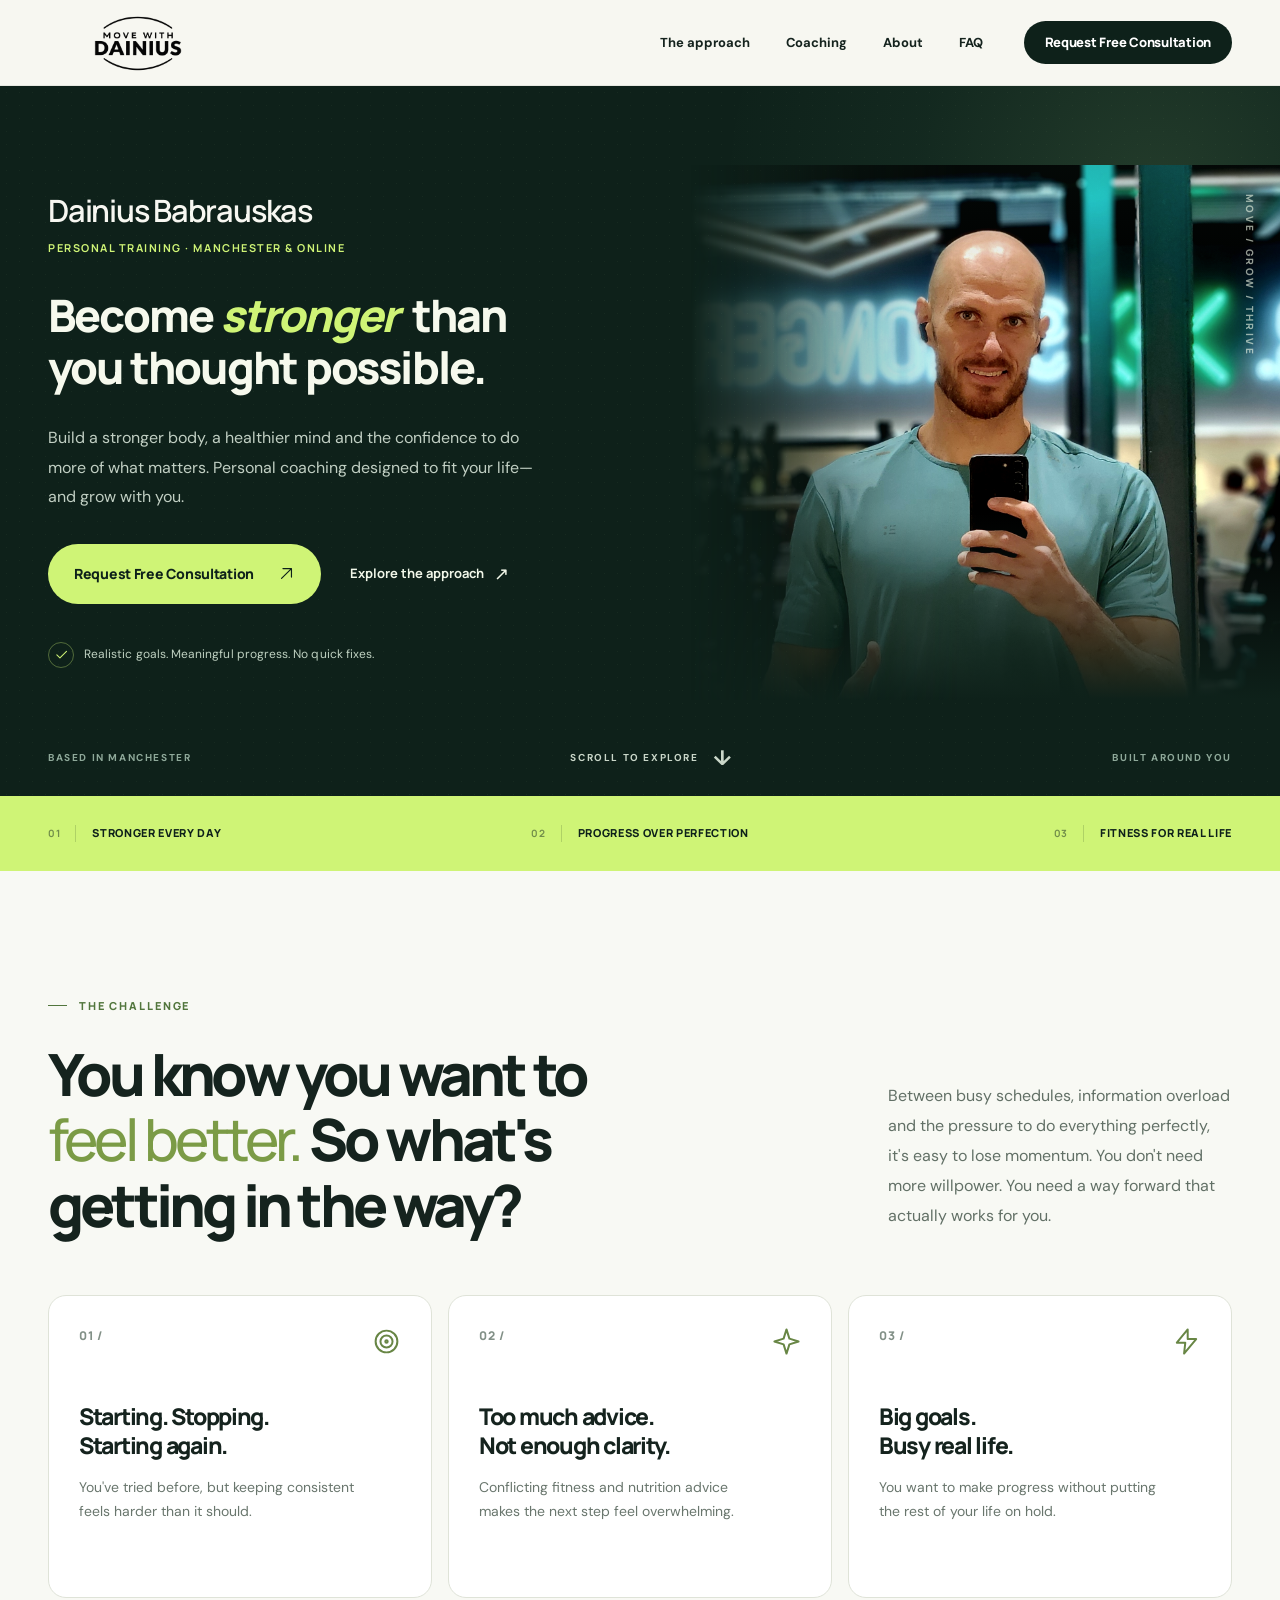
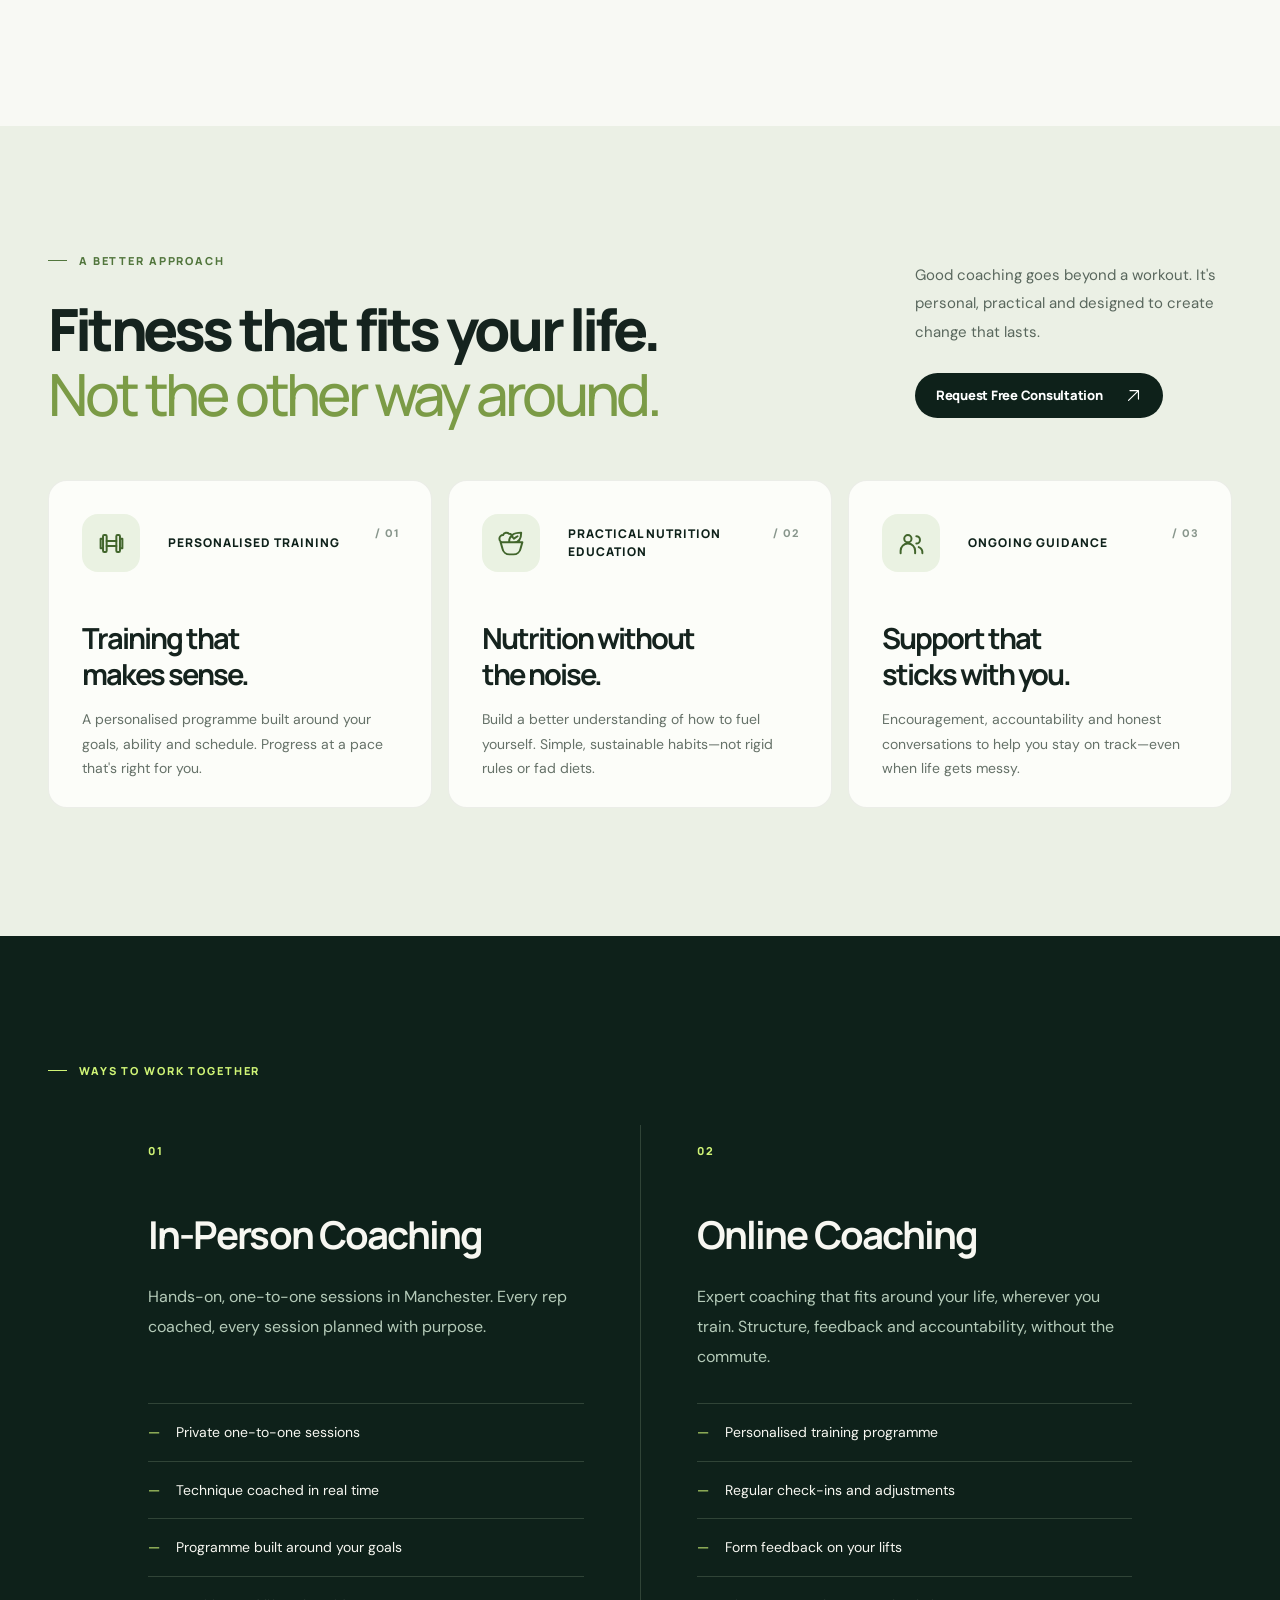
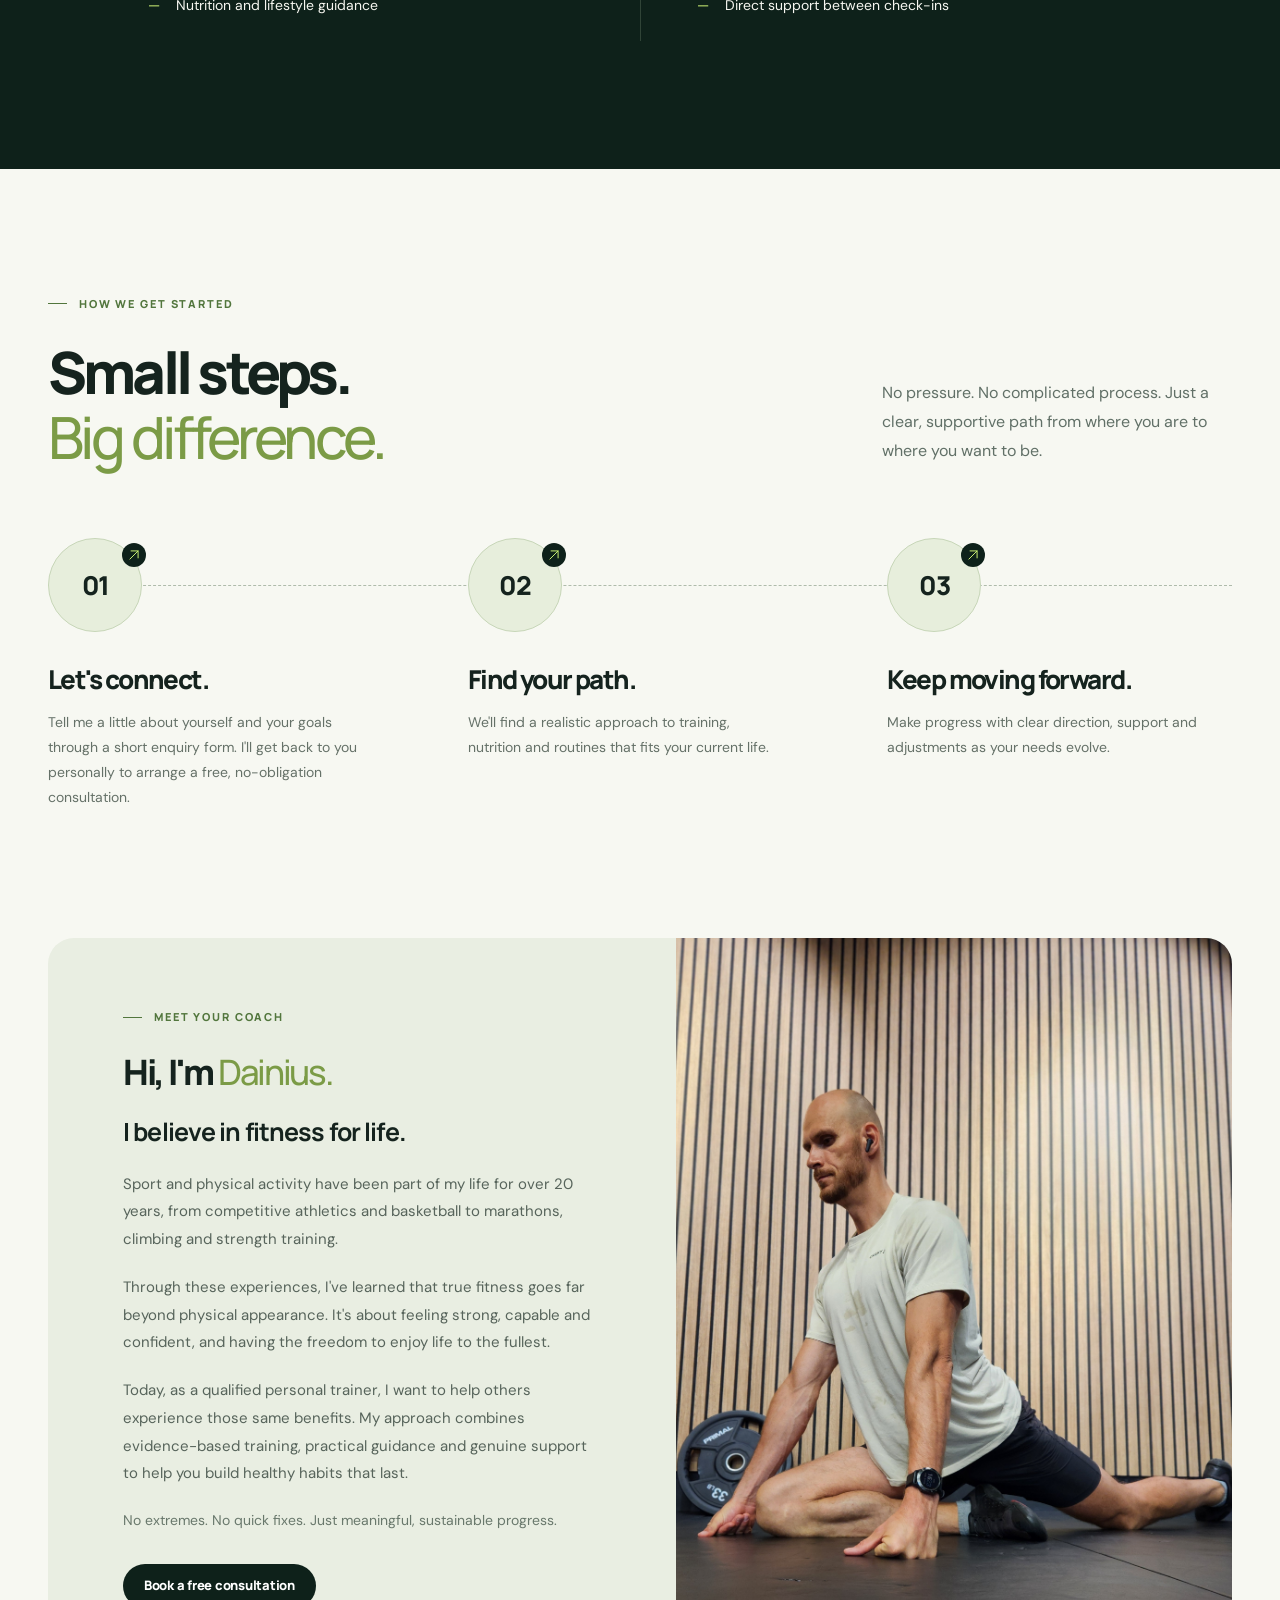
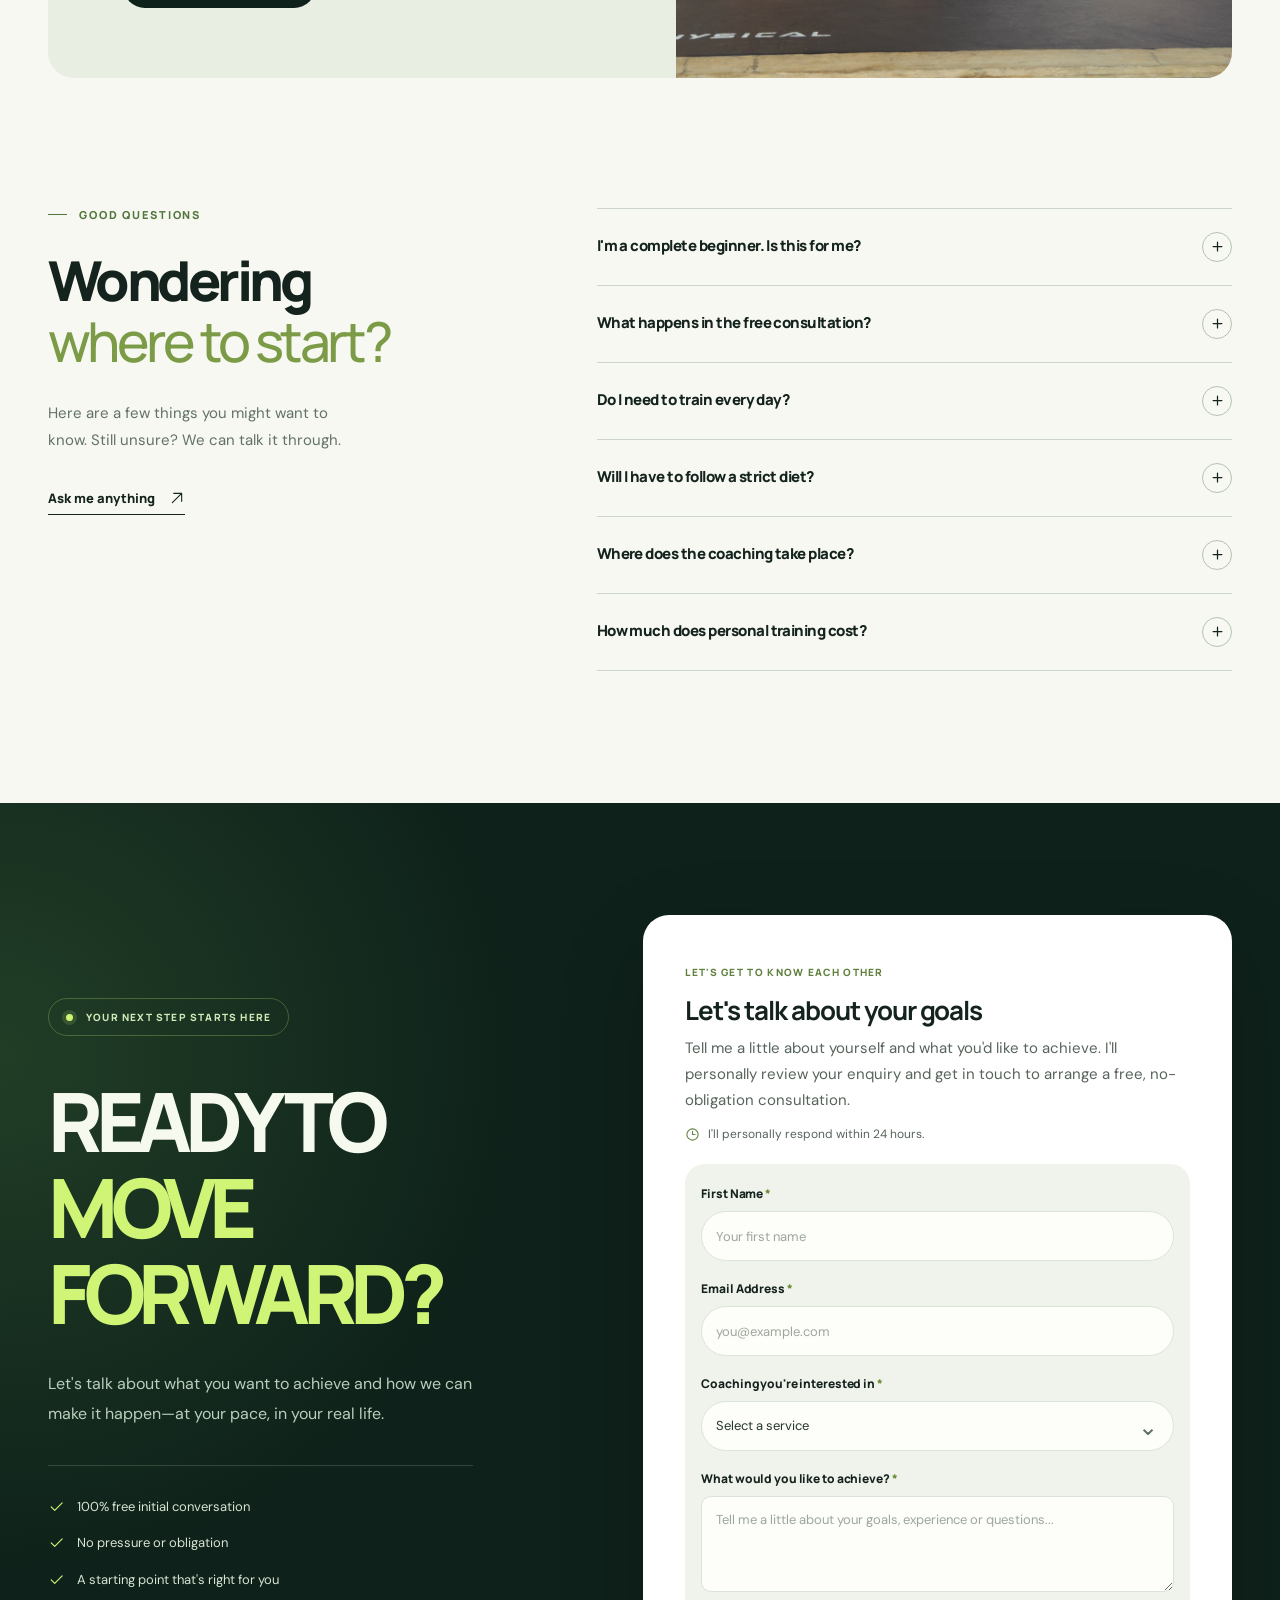
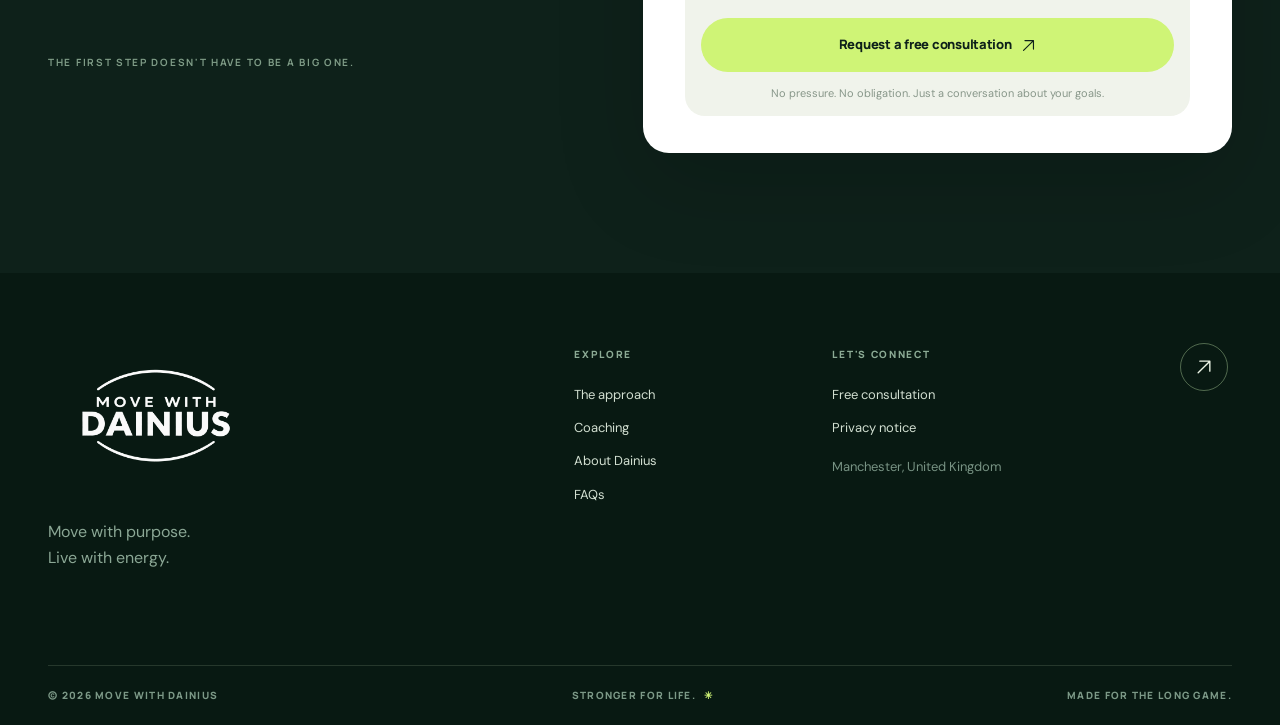
<file: index.html>
<!doctype html>
<html lang="en-GB">
<head>
  <meta charset="utf-8">
  <meta name="viewport" content="width=device-width, initial-scale=1">
  <meta name="color-scheme" content="light">
  <meta name="theme-color" content="#f7f7f1">
  <meta name="description" content="Personal training for the long game. Build strength, confidence and sustainable habits with Move With Dainius. Book your free consultation in Manchester.">
  <meta property="og:type" content="website">
  <meta property="og:title" content="Move With Dainius — Stronger for life.">
  <meta property="og:description" content="Evidence-led personal training, practical nutrition guidance and supportive coaching. Start with a free consultation.">
  <meta property="og:image" content="assets/dainius-hero.jpg">
  <meta name="twitter:card" content="summary_large_image">
  <link rel="icon" type="image/svg+xml" href="assets/favicon.svg">
  <link rel="preconnect" href="https://fonts.googleapis.com">
  <link rel="preconnect" href="https://fonts.gstatic.com" crossorigin>
  <link href="https://fonts.googleapis.com/css2?family=DM+Sans:wght@400;500;600;700&family=Manrope:wght@400;500;600;700;800&display=swap" rel="stylesheet">
  <link rel="preload" href="assets/dainius-hero.jpg" as="image" type="image/jpeg" fetchpriority="high">
  <link rel="stylesheet" href="styles.css">
  <script defer src="script.js"></script>
  <title>Move With Dainius | Stronger Life</title>
</head>
<body>
  <a class="skip-link" href="#main-content">Skip to content</a>
  <svg class="icon-sprite" xmlns="http://www.w3.org/2000/svg" aria-hidden="true" focusable="false">
    <symbol id="icon-arrow" viewBox="0 0 24 24"><path d="M5 12h14m-6-6 6 6-6 6"/></symbol>
    <symbol id="icon-arrow-up" viewBox="0 0 24 24"><path d="M5 19 19 5M7 5h12v12"/></symbol>
    <symbol id="icon-check" viewBox="0 0 24 24"><path d="m4.5 12.5 5 5L20 7"/></symbol>
    <symbol id="icon-plus" viewBox="0 0 24 24"><path d="M12 5v14M5 12h14"/></symbol>
    <symbol id="icon-spark" viewBox="0 0 24 24"><path d="m12 2 2.4 7.6L22 12l-7.6 2.4L12 22l-2.4-7.6L2 12l7.6-2.4L12 2Z"/></symbol>
    <symbol id="icon-target" viewBox="0 0 24 24"><circle cx="12" cy="12" r="9"/><circle cx="12" cy="12" r="5"/><circle cx="12" cy="12" r="1"/></symbol>
    <symbol id="icon-dumbbell" viewBox="0 0 24 24"><rect x="5" y="5" width="3" height="14" rx="1"/><rect x="16" y="5" width="3" height="14" rx="1"/><path d="M5 8H3v8h2m14-8h2v8h-2M8 10h8M8 14h8"/></symbol>
    <symbol id="icon-bolt" viewBox="0 0 24 24"><path d="m13 2-9 11h7l-1 9 10-12h-7V2Z"/></symbol>
    <symbol id="icon-people" viewBox="0 0 24 24"><circle cx="9" cy="8" r="3"/><path d="M3 20v-2a6 6 0 0 1 12 0v2m1-14a3 3 0 0 1 0 6m2 3a5 5 0 0 1 3 5"/></symbol>
    <symbol id="icon-heart" viewBox="0 0 24 24"><path d="M20.5 9c0 5-8.5 11-8.5 11S3.5 14 3.5 9a4.5 4.5 0 0 1 8.5-2 4.5 4.5 0 0 1 8.5 2Z"/></symbol>
    <symbol id="icon-salad" viewBox="0 0 24 24"><path d="M3 11h18l-1.5 5.2A6 6 0 0 1 13.7 21h-3.4a6 6 0 0 1-5.8-4.8ZM5 11a3 3 0 0 1 0-6 3 3 0 0 1 5-1 3 3 0 0 1 3 3m-3 4c0-5 3-8 10-8 0 5-2 8-6 8m0-3 3-2"/></symbol>
  </svg>

  <header class="site-header" id="top">
    <div class="nav-shell container">
      <a href="#top" class="brand" aria-label="Move With Dainius — back to top">
        <img src="assets/move-with-dainius-transparent.png" class="brand-logo" width="1536" height="1024" alt="Move With Dainius">
      </a>
      <nav class="desktop-nav" aria-label="Main navigation">
        <a href="#approach">The approach</a>
        <a href="#benefits">Coaching</a>
        <a href="#about">About</a>
        <a href="#faq">FAQ</a>
      </nav>
      <a class="button button-dark nav-cta" href="#consultation">Request Free Consultation</a>
      <button class="menu-toggle" type="button" aria-expanded="false" aria-controls="mobile-nav" aria-label="Open navigation menu"><span></span><span></span></button>
    </div>
    <nav id="mobile-nav" class="mobile-nav" aria-label="Mobile navigation" hidden>
      <a href="#approach">The approach</a><a href="#benefits">Coaching</a><a href="#about">About</a><a href="#faq">Frequently asked questions</a>
      <a class="button button-lime" href="#consultation">Book a free consultation <svg class="svg-icon" aria-hidden="true"><use href="#icon-arrow"/></svg></a>
    </nav>
  </header>
  <div class="page-progress" aria-hidden="true"><span id="reading-progress"></span></div>

  <main id="main-content">
    <section class="hero section-dark" aria-labelledby="hero-title">
      <div class="hero-grain" aria-hidden="true"></div>
      <div class="hero-aura" aria-hidden="true"></div>
      <div class="container hero-grid">
        <div class="hero-copy">
          <div class="hero-identity" data-reveal>
            <span class="hero-coach-name">Dainius Babrauskas</span>
            <span class="hero-coach-details">PERSONAL TRAINING &middot; MANCHESTER &amp; ONLINE</span>
          </div>
          <h1 id="hero-title" data-reveal style="--delay:100ms"><span class="hero-title-line">Become <em class="accent-word">stronger</em> than</span><span class="hero-title-line">you thought possible.</span></h1>
          <p class="hero-lede" data-reveal style="--delay:210ms">Build a stronger body, a healthier mind and the confidence to do more of what matters. Personal coaching designed to fit your life—and grow with you.</p>
          <div class="hero-actions" data-reveal style="--delay:300ms">
            <a class="button button-lime button-large" href="#consultation">Request Free Consultation<svg class="svg-icon" aria-hidden="true"><use href="#icon-arrow-up"/></svg></a>
            <a class="text-link text-link-light" href="#approach">Explore the approach <span class="link-line" aria-hidden="true">↗</span></a>
          </div>
          <div class="hero-promise" data-reveal style="--delay:400ms"><span class="promise-icon"><svg class="svg-icon" aria-hidden="true"><use href="#icon-check"/></svg></span><span>Realistic goals. Meaningful progress. No quick fixes.</span></div>
        </div>
        <div class="hero-art" data-reveal style="--delay:140ms">
          <div class="image-frame hero-image-frame">
            <img class="hero-photo" src="assets/dainius-hero.jpg" alt="Dainius smiling in the gym in a teal training shirt" width="1840" height="3271" decoding="async" fetchpriority="high">
            <div class="hero-image-overlay"></div>
          </div>
          <div class="hero-corner-label" aria-hidden="true">MOVE / GROW / THRIVE</div>
        </div>
      </div>
      <div class="hero-bottom container"><span>BASED IN MANCHESTER</span><span class="hero-scroll-indicator">SCROLL TO EXPLORE <span aria-hidden="true">↓</span></span><span>BUILT AROUND YOU</span></div>
    </section>

    <div class="values-band" aria-label="Our guiding principles">
      <div class="container values-grid">
        <div><span class="values-numeral">01</span><span>STRONGER EVERY DAY</span></div>
        <div><span class="values-numeral">02</span><span>PROGRESS OVER PERFECTION</span></div>
        <div><span class="values-numeral">03</span><span>FITNESS FOR REAL LIFE</span></div>
      </div>
    </div>

    <section class="section challenge" id="challenge" aria-labelledby="challenge-title">
      <div class="container">
        <div class="section-lead challenge-header">
          <div data-reveal><p class="eyebrow eyebrow-dark"><span class="eyebrow-dash"></span> THE CHALLENGE</p><h2 id="challenge-title" class="section-title">You know you want to<br><em>feel better.</em> So what's<br>getting in the way?</h2></div>
          <p class="section-description" data-reveal style="--delay:120ms">Between busy schedules, information overload and the pressure to do everything perfectly, it's easy to lose momentum. You don't need more willpower. You need a way forward that actually works for you.</p>
        </div>
        <div class="challenge-grid">
          <article class="challenge-card" data-reveal>
            <div class="challenge-card-top"><span class="card-number">01 /</span><svg class="feature-icon" aria-hidden="true"><use href="#icon-target"/></svg></div>
            <h3>Starting. Stopping.<br>Starting again.</h3><p>You've tried before, but keeping consistent feels harder than it should.</p>
            <div class="card-underline" aria-hidden="true"></div>
          </article>
          <article class="challenge-card" data-reveal style="--delay:110ms">
            <div class="challenge-card-top"><span class="card-number">02 /</span><svg class="feature-icon" aria-hidden="true"><use href="#icon-spark"/></svg></div>
            <h3>Too much advice.<br>Not enough clarity.</h3><p>Conflicting fitness and nutrition advice makes the next step feel overwhelming.</p>
            <div class="card-underline" aria-hidden="true"></div>
          </article>
          <article class="challenge-card" data-reveal style="--delay:220ms">
            <div class="challenge-card-top"><span class="card-number">03 /</span><svg class="feature-icon" aria-hidden="true"><use href="#icon-bolt"/></svg></div>
            <h3>Big goals.<br>Busy real life.</h3><p>You want to make progress without putting the rest of your life on hold.</p>
            <div class="card-underline" aria-hidden="true"></div>
          </article>
        </div>
      </div>
    </section>

    <section class="section approach" id="approach" aria-labelledby="approach-title">
      <div class="container">
        <div class="approach-heading">
          <div data-reveal><p class="eyebrow eyebrow-dark"><span class="eyebrow-dash"></span> A BETTER APPROACH</p><h2 id="approach-title" class="section-title">Fitness that fits your life.<br><em>Not the other way around.</em></h2></div>
          <div class="approach-intro" data-reveal style="--delay:100ms"><p>Good coaching goes beyond a workout. It's personal, practical and designed to create change that lasts.</p><a class="button button-dark" href="#consultation">Request Free Consultation <svg class="svg-icon" aria-hidden="true"><use href="#icon-arrow-up"/></svg></a></div>
        </div>
        <div class="approach-grid">
          <article class="approach-card" data-reveal>
            <div class="service-header"><div class="service-icon"><svg class="feature-icon" aria-hidden="true"><use href="#icon-dumbbell"/></svg></div><span class="service-category">PERSONALISED TRAINING</span></div>
            <span class="approach-index">/ 01</span>
            <h3>Training that<br>makes sense.</h3>
            <p>A personalised programme built around your goals, ability and schedule. Progress at a pace that's right for you.</p>
          </article>
          <article class="approach-card" data-reveal style="--delay:110ms">
            <div class="service-header"><div class="service-icon"><svg class="feature-icon" aria-hidden="true"><use href="#icon-salad"/></svg></div><span class="service-category">PRACTICAL NUTRITION EDUCATION</span></div>
            <span class="approach-index">/ 02</span>
            <h3>Nutrition without<br>the noise.</h3>
            <p>Build a better understanding of how to fuel yourself. Simple, sustainable habits—not rigid rules or fad diets.</p>
          </article>
          <article class="approach-card" data-reveal style="--delay:220ms">
            <div class="service-header"><div class="service-icon"><svg class="feature-icon" aria-hidden="true"><use href="#icon-people"/></svg></div><span class="service-category">ONGOING GUIDANCE</span></div>
            <span class="approach-index">/ 03</span>
            <h3>Support that<br>sticks with you.</h3>
            <p>Encouragement, accountability and honest conversations to help you stay on track—even when life gets messy.</p>
          </article>
        </div>
      </div>
    </section>

    <section class="section coaching-options section-dark" id="benefits" aria-labelledby="benefits-title">
      <div class="container">
        <h2 class="eyebrow eyebrow-light" id="benefits-title" data-reveal><span class="eyebrow-dash"></span> WAYS TO WORK TOGETHER</h2>
        <div class="coaching-options-grid">
          <article class="coaching-option" data-reveal>
            <span class="coaching-number" aria-hidden="true">01</span>
            <h3>In-Person Coaching</h3>
            <p>Hands-on, one-to-one sessions in Manchester. Every rep coached, every session planned with purpose.</p>
            <ul class="coaching-features">
              <li>Private one-to-one sessions</li>
              <li>Technique coached in real time</li>
              <li>Programme built around your goals</li>
              <li>Nutrition and lifestyle guidance</li>
            </ul>
          </article>
          <article class="coaching-option" data-reveal style="--delay:120ms">
            <span class="coaching-number" aria-hidden="true">02</span>
            <h3>Online Coaching</h3>
            <p>Expert coaching that fits around your life, wherever you train. Structure, feedback and accountability, without the commute.</p>
            <ul class="coaching-features">
              <li>Personalised training programme</li>
              <li>Regular check-ins and adjustments</li>
              <li>Form feedback on your lifts</li>
              <li>Direct support between check-ins</li>
            </ul>
          </article>
        </div>
      </div>
    </section>

    <section class="section process" id="how-it-works" aria-labelledby="process-title">
      <div class="container">
        <div class="process-header"><div data-reveal><p class="eyebrow eyebrow-dark"><span class="eyebrow-dash"></span> HOW WE GET STARTED</p><h2 class="section-title" id="process-title">Small steps.<br><em>Big difference.</em></h2></div><p data-reveal style="--delay:100ms">No pressure. No complicated process. Just a clear, supportive path from where you are to where you want to be.</p></div>
        <div class="steps-grid">
          <article class="step" data-reveal><div class="step-circle"><span>01</span><svg class="svg-icon" aria-hidden="true"><use href="#icon-arrow-up"/></svg></div><h3>Let's connect.</h3><p>Tell me a little about yourself and your goals through a short enquiry form. I'll get back to you personally to arrange a free, no-obligation consultation.</p></article>
          <article class="step" data-reveal style="--delay:120ms"><div class="step-circle"><span>02</span><svg class="svg-icon" aria-hidden="true"><use href="#icon-arrow-up"/></svg></div><h3>Find your path.</h3><p>We'll find a realistic approach to training, nutrition and routines that fits your current life.</p></article>
          <article class="step" data-reveal style="--delay:240ms"><div class="step-circle"><span>03</span><svg class="svg-icon" aria-hidden="true"><use href="#icon-arrow-up"/></svg></div><h3>Keep moving forward.</h3><p>Make progress with clear direction, support and adjustments as your needs evolve.</p></article>
        </div>
      </div>
    </section>

    <section class="about" id="about" aria-labelledby="about-title">
      <div class="container about-card" data-reveal>
        <div class="about-copy">
          <p class="eyebrow eyebrow-dark"><span class="eyebrow-dash"></span> MEET YOUR COACH</p>
          <h2 class="section-title" id="about-title">Hi, I'm <em>Dainius.</em></h2>
          <h3 class="about-belief">I believe in fitness for life.</h3>
          <p>Sport and physical activity have been part of my life for over 20 years, from competitive athletics and basketball to marathons, climbing and strength training.</p>
          <p>Through these experiences, I've learned that true fitness goes far beyond physical appearance. It's about feeling strong, capable and confident, and having the freedom to enjoy life to the fullest.</p>
          <p>Today, as a qualified personal trainer, I want to help others experience those same benefits. My approach combines evidence-based training, practical guidance and genuine support to help you build healthy habits that last.</p>
          <p class="about-small">No extremes. No quick fixes. Just meaningful, sustainable progress.</p>
          <a class="button button-dark" href="#consultation">Book a free consultation</a>
        </div>
        <div class="about-photo-frame"><img class="about-photo" src="assets/dainius-about-stretching.jpg" alt="Dainius stretching on a gym mat" loading="lazy" decoding="async"></div>
      </div>
    </section>

    <section class="section faq" id="faq" aria-labelledby="faq-title">
      <div class="container faq-grid">
        <div class="faq-heading" data-reveal><p class="eyebrow eyebrow-dark"><span class="eyebrow-dash"></span> GOOD QUESTIONS</p><h2 class="section-title" id="faq-title">Wondering<br><em>where to start?</em></h2><p>Here are a few things you might want to know. Still unsure? We can talk it through.</p><a class="inline-arrow-link" href="#consultation">Ask me anything <svg class="svg-icon" aria-hidden="true"><use href="#icon-arrow-up"/></svg></a></div>
        <div class="faq-list" data-reveal style="--delay:100ms">
          <details><summary>I'm a complete beginner. Is this for me?<span class="faq-plus"><svg class="svg-icon" aria-hidden="true"><use href="#icon-plus"/></svg></span></summary><div class="faq-answer">Absolutely. You don't need to be fit to start. We'll begin at your level, focus on the foundations and build your confidence as you go.</div></details>
          <details><summary>What happens in the free consultation?<span class="faq-plus"><svg class="svg-icon" aria-hidden="true"><use href="#icon-plus"/></svg></span></summary><div class="faq-answer">It's a relaxed conversation about your goals, experience, lifestyle and any obstacles you've faced. You'll have the chance to ask questions and see whether coaching is a good fit. There's no obligation to sign up.</div></details>
          <details><summary>Do I need to train every day?<span class="faq-plus"><svg class="svg-icon" aria-hidden="true"><use href="#icon-plus"/></svg></span></summary><div class="faq-answer">No. The best routine is one you can follow consistently. We'll look at your schedule and find a sensible starting point, whether that's a couple of sessions a week or something different.</div></details>
          <details><summary>Will I have to follow a strict diet?<span class="faq-plus"><svg class="svg-icon" aria-hidden="true"><use href="#icon-plus"/></svg></span></summary><div class="faq-answer">Not at all. My approach is to help you understand nutrition and build practical habits, rather than rely on restrictive diets or quick fixes. Nutrition education stays within my professional scope.</div></details>
          <details><summary>Where does the coaching take place?<span class="faq-plus"><svg class="svg-icon" aria-hidden="true"><use href="#icon-plus"/></svg></span></summary><div class="faq-answer">I'm based in Greater Manchester. We can discuss suitable training locations and available support options during your consultation.</div></details>
          <details><summary>How much does personal training cost?<span class="faq-plus"><svg class="svg-icon" aria-hidden="true"><use href="#icon-plus"/></svg></span></summary><div class="faq-answer">That depends on the level of support you need. We'll discuss available options and pricing openly during the free consultation, with no pressure to commit.</div></details>
        </div>
      </div>
    </section>

    <section class="consultation section-dark" id="consultation" aria-labelledby="consultation-title">
      <div class="consult-glow" aria-hidden="true"></div>
      <div class="container consultation-grid">
        <div class="consult-copy" data-reveal>
          <span class="consult-pill"><span class="status-dot"></span> YOUR NEXT STEP STARTS HERE</span>
          <h2 class="section-title" id="consultation-title">READY TO<br><em>MOVE<br>FORWARD?</em></h2>
          <p>Let's talk about what you want to achieve and how we can make it happen—at your pace, in your real life.</p>
          <div class="consult-divider"></div>
          <div class="consult-points"><div><svg class="svg-icon" aria-hidden="true"><use href="#icon-check"/></svg> 100% free initial conversation</div><div><svg class="svg-icon" aria-hidden="true"><use href="#icon-check"/></svg> No pressure or obligation</div><div><svg class="svg-icon" aria-hidden="true"><use href="#icon-check"/></svg> A starting point that's right for you</div></div>
          <span class="consult-aside">THE FIRST STEP DOESN'T HAVE TO BE A BIG ONE.</span>
        </div>
        <div class="form-panel" data-reveal style="--delay:140ms">
          <div class="form-header"><div><span class="form-kicker">LET'S GET TO KNOW EACH OTHER</span><h3>Let's talk about your goals</h3><p class="form-intro">Tell me a little about yourself and what you'd like to achieve. I'll personally review your enquiry and get in touch to arrange a free, no-obligation consultation.</p><p class="form-response-time"><svg class="svg-icon" viewBox="0 0 24 24" aria-hidden="true"><circle cx="12" cy="12" r="9"/><path d="M12 7v5h4"/></svg><span>I'll personally respond within 24 hours.</span></p></div></div>
          <form id="consultation-form" name="free-consultation" method="POST" action="/thanks.html" data-netlify="true" netlify-honeypot="bot-field">
            <input type="hidden" name="form-name" value="free-consultation">
            <p class="visually-hidden"><label>Do not fill this field if you're human: <input name="bot-field" tabindex="-1" autocomplete="off"></label></p>
            <div class="form-field"><label for="client-first-name">First Name <span aria-hidden="true">*</span></label><input id="client-first-name" name="first-name" type="text" autocomplete="given-name" placeholder="Your first name" required maxlength="100"></div>
            <div class="form-field"><label for="client-email">Email Address <span aria-hidden="true">*</span></label><input id="client-email" name="email" type="email" autocomplete="email" placeholder="you@example.com" required maxlength="254"></div>
            <div class="form-field"><label for="client-service">Coaching you're interested in <span aria-hidden="true">*</span></label><div class="select-wrap"><select id="client-service" name="service" required><option value="" disabled selected>Select a service</option><option>In-Person Coaching</option><option>Online Coaching</option><option>Not sure yet</option></select><span aria-hidden="true">⌄</span></div></div>
            <div class="form-field"><label for="client-message">What would you like to achieve? <span aria-hidden="true">*</span></label><textarea id="client-message" name="message" rows="3" maxlength="1500" placeholder="Tell me a little about your goals, experience or questions..." required></textarea></div>
            <button type="submit" class="button button-lime form-submit">Request a free consultation <svg class="svg-icon" aria-hidden="true"><use href="#icon-arrow-up"/></svg></button>
            <p id="form-status" class="form-status" role="status" aria-live="polite">No pressure. No obligation. Just a conversation about your goals.</p>
          </form>
        </div>
      </div>
    </section>
  </main>

  <footer class="site-footer">
    <div class="container">
      <div class="footer-main">
        <div><a href="#top" class="brand brand-footer" aria-label="Move With Dainius, back to top"><img src="assets/move-with-dainius-transparent.png" class="brand-logo" width="1536" height="1024" alt="Move With Dainius"></a><p>Move with purpose.<br>Live with energy.</p></div>
        <div class="footer-links"><h3>EXPLORE</h3><a href="#approach">The approach</a><a href="#benefits">Coaching</a><a href="#about">About Dainius</a><a href="#faq">FAQs</a></div>
        <div class="footer-links"><h3>LET'S CONNECT</h3><a href="#consultation">Free consultation</a><a href="privacy.html">Privacy notice</a><span>Manchester, United Kingdom</span></div>
        <a class="back-to-top" href="#top" aria-label="Back to top"><svg class="svg-icon" aria-hidden="true"><use href="#icon-arrow-up"/></svg></a>
      </div>
      <div class="footer-bottom"><span>© <span id="year">2026</span> MOVE WITH DAINIUS</span><span>STRONGER FOR LIFE. <span class="footer-star">✳</span></span><span>MADE FOR THE LONG GAME.</span></div>
    </div>
  </footer>
</body>
</html>
</file>
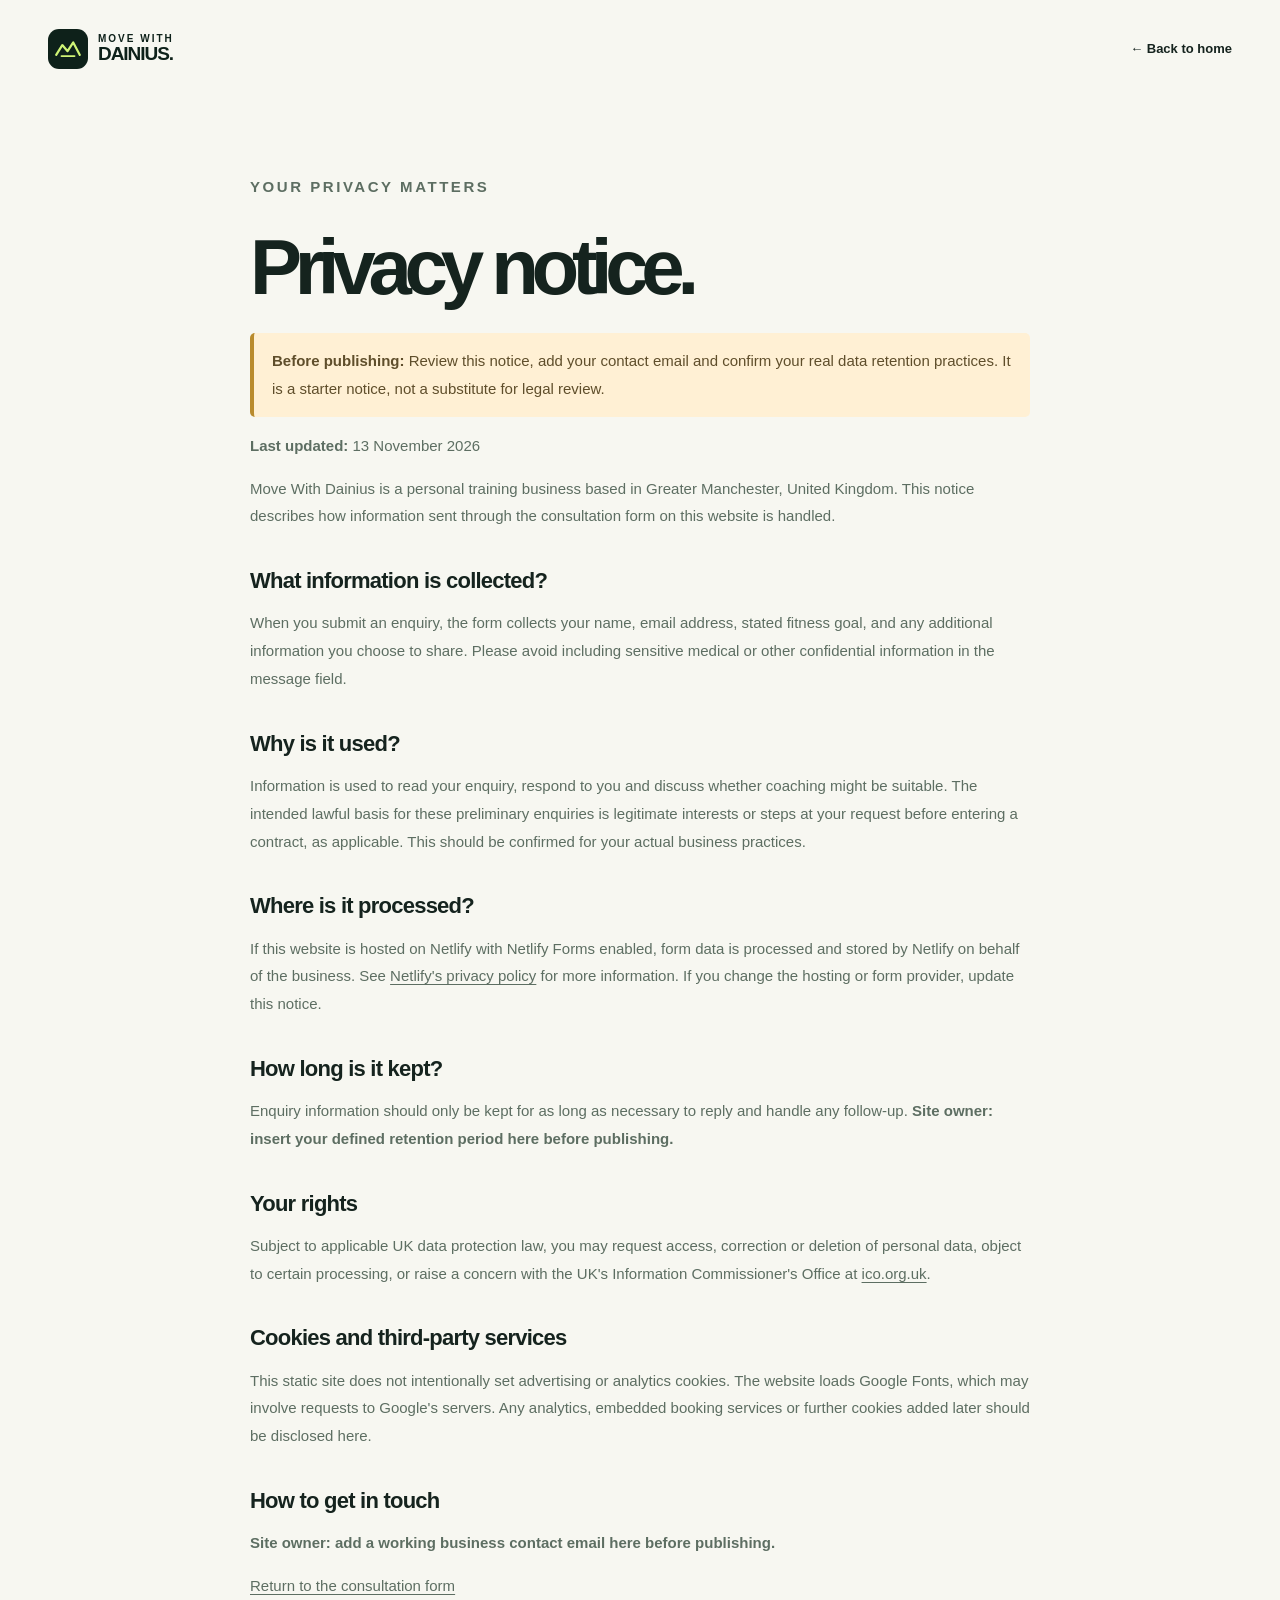
<file: privacy.html>
<!doctype html><html lang="en-GB"><head><meta charset="utf-8"><meta name="viewport" content="width=device-width, initial-scale=1"><meta name="theme-color" content="#f7f7f1"><meta name="description" content="Privacy information for Move With Dainius website enquiries."><link rel="icon" type="image/svg+xml" href="assets/favicon.svg"><link rel="stylesheet" href="styles.css"><title>Privacy Notice | Move With Dainius</title><style>.privacy-body{background:#f7f7f1;min-height:100dvh}.privacy-top{display:flex;align-items:center;justify-content:space-between;padding:29px 0}.privacy-top>a:last-child{font-weight:800;font-size:13px}.privacy-main{max-width:780px;padding:75px 0 130px}.privacy-main h1{font-size:clamp(49px,7vw,78px);white-space:normal;margin:0 0 28px}.privacy-main h2{font-size:22px;letter-spacing:-.035em;margin:33px 0 10px}.privacy-main p,.privacy-main li{color:#5d6e62;font-size:15px;line-height:1.85}.privacy-main ul{padding-left:22px}.privacy-alert{background:#fff0d4;border-left:4px solid #b98b2d;padding:14px 18px;border-radius:5px;color:#5f4e2b!important}.privacy-main a{text-decoration:underline;text-underline-offset:3px}</style></head><body class="privacy-body"><header class="container privacy-top"><a class="brand" href="index.html"><img class="brand-symbol" src="assets/brand-mark.svg" alt="" width="40" height="40"><span class="brand-type"><span>MOVE WITH</span><strong>DAINIUS.</strong></span></a><a href="index.html">← Back to home</a></header><main class="container privacy-main"><p class="eyebrow eyebrow-dark">YOUR PRIVACY MATTERS</p><h1>Privacy notice.</h1><p class="privacy-alert"><strong>Before publishing:</strong> Review this notice, add your contact email and confirm your real data retention practices. It is a starter notice, not a substitute for legal review.</p><p><strong>Last updated:</strong> 13 November 2026</p><p>Move With Dainius is a personal training business based in Greater Manchester, United Kingdom. This notice describes how information sent through the consultation form on this website is handled.</p><h2>What information is collected?</h2><p>When you submit an enquiry, the form collects your name, email address, stated fitness goal, and any additional information you choose to share. Please avoid including sensitive medical or other confidential information in the message field.</p><h2>Why is it used?</h2><p>Information is used to read your enquiry, respond to you and discuss whether coaching might be suitable. The intended lawful basis for these preliminary enquiries is legitimate interests or steps at your request before entering a contract, as applicable. This should be confirmed for your actual business practices.</p><h2>Where is it processed?</h2><p>If this website is hosted on Netlify with Netlify Forms enabled, form data is processed and stored by Netlify on behalf of the business. See <a href="https://www.netlify.com/privacy/" rel="noopener noreferrer" target="_blank">Netlify's privacy policy</a> for more information. If you change the hosting or form provider, update this notice.</p><h2>How long is it kept?</h2><p>Enquiry information should only be kept for as long as necessary to reply and handle any follow-up. <strong>Site owner: insert your defined retention period here before publishing.</strong></p><h2>Your rights</h2><p>Subject to applicable UK data protection law, you may request access, correction or deletion of personal data, object to certain processing, or raise a concern with the UK's Information Commissioner's Office at <a href="https://ico.org.uk/" rel="noopener noreferrer" target="_blank">ico.org.uk</a>.</p><h2>Cookies and third-party services</h2><p>This static site does not intentionally set advertising or analytics cookies. The website loads Google Fonts, which may involve requests to Google's servers. Any analytics, embedded booking services or further cookies added later should be disclosed here.</p><h2>How to get in touch</h2><p><strong>Site owner: add a working business contact email here before publishing.</strong></p><p><a href="index.html#consultation">Return to the consultation form</a></p></main></body></html>
</file>
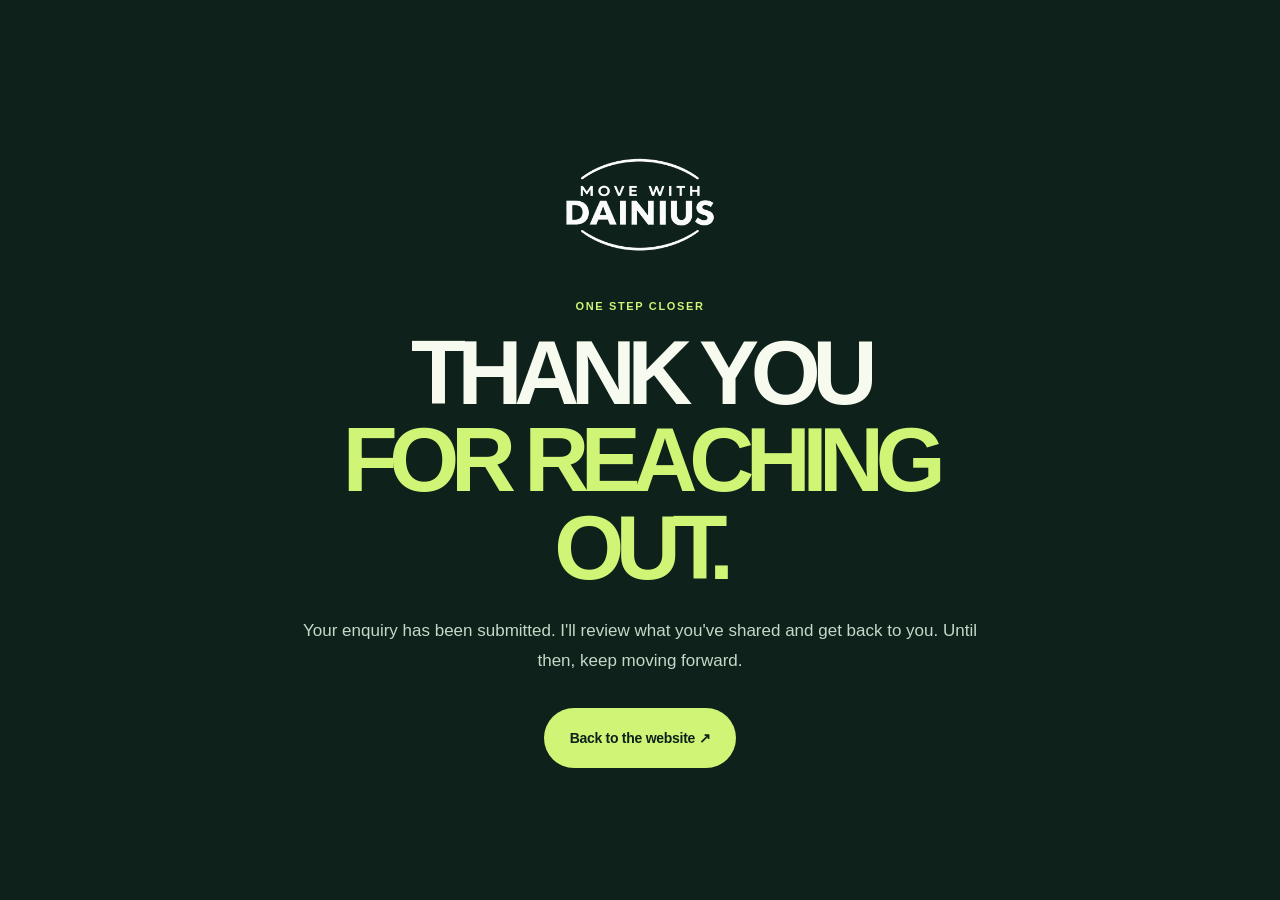
<file: thanks.html>
<!doctype html><html lang="en-GB"><head><meta charset="utf-8"><meta name="viewport" content="width=device-width, initial-scale=1"><meta name="robots" content="noindex"><meta name="theme-color" content="#0e211a"><link rel="icon" type="image/svg+xml" href="assets/favicon.svg"><link rel="stylesheet" href="styles.css"><title>Thanks for reaching out | Move With Dainius</title><style>.thanks-page{min-height:100dvh;background:#0e211a;color:#f7fbef;display:grid;place-items:center;padding:25px}.thanks-content{text-align:center;max-width:690px}.thanks-mark{display:block;margin:0 auto 24px;width:216px;height:auto;object-fit:contain;filter:invert(1)}.thanks-kicker{font:800 11px 'Manrope',Arial,sans-serif;letter-spacing:.15em;color:#cff476}.thanks-page h1{font-size:clamp(52px,10vw,90px);white-space:normal;margin:18px 0 24px}.thanks-page h1 em{color:#cff476;font-style:normal}.thanks-page p:not(.thanks-kicker){font-size:17px;line-height:1.8;color:#c5d9c8;margin-bottom:31px}</style></head><body><main class="thanks-page"><div class="thanks-content"><img class="thanks-mark" src="assets/move-with-dainius-transparent.png" alt="Move With Dainius"><p class="thanks-kicker">ONE STEP CLOSER</p><h1>THANK YOU<br><em>FOR REACHING OUT.</em></h1><p>Your enquiry has been submitted. I'll review what you've shared and get back to you. Until then, keep moving forward.</p><a class="button button-lime button-large" href="index.html">Back to the website ↗</a></div></main></body></html>
</file>
<file: styles.css>
/* Move With Dainius — static, accessible, responsive landing page */
:root{--ink:#15231e;--deep:#0e211a;--deep-2:#152d24;--cream:#f7f7f1;--offwhite:#fdfdf9;--muted:#657069;--line:#dfe3d8;--lime:#cff476;--lime-bright:#dafa8b;--sage:#e9f1db;--ease:cubic-bezier(.2,.8,.2,1);--container:1260px;--radius:22px;--nav-h:86px}
*,*::before,*::after{box-sizing:border-box}
html{scroll-behavior:smooth;scroll-padding-top:var(--nav-h)}
body{margin:0;background:var(--cream);color:var(--ink);font:400 16px/1.65 'DM Sans',Arial,sans-serif;-webkit-font-smoothing:antialiased;text-rendering:optimizeLegibility}
body.menu-open{overflow:hidden}
::selection{background:var(--lime);color:var(--deep)}
a{color:inherit;text-decoration:none}
button,input,select,textarea{font:inherit}
button{cursor:pointer}
img,svg{display:block;max-width:100%}
:where(a,button,input,select,textarea,summary):focus-visible{outline:3px solid #76aa17;outline-offset:4px}
[hidden]{display:none!important}
.container{width:min(calc(100% - 96px),var(--container));margin-inline:auto}
.visually-hidden{position:absolute!important;width:1px!important;height:1px!important;padding:0!important;overflow:hidden!important;clip:rect(0,0,0,0)!important;white-space:nowrap!important;clip-path:inset(50%)!important;border:0!important}
.icon-sprite{position:absolute;width:0;height:0;overflow:hidden}
.svg-icon,.feature-icon{width:20px;height:20px;fill:none;stroke:currentColor;stroke-width:1.65;stroke-linecap:round;stroke-linejoin:round;flex:none}
.feature-icon{width:29px;height:29px}
.skip-link{position:absolute;top:-100px;left:16px;z-index:1000;padding:10px 16px;background:var(--lime);color:var(--ink);font-weight:700}
.skip-link:focus{top:8px}
/* Navigation */
.site-header{height:var(--nav-h);position:sticky;top:0;z-index:80;background:rgba(247,247,241,.94);border-bottom:1px solid rgba(27,50,39,.08);backdrop-filter:blur(18px);-webkit-backdrop-filter:blur(18px);transition:box-shadow .3s ease,background .3s ease}
.site-header.is-scrolled{box-shadow:0 8px 30px rgba(17,35,26,.08);background:rgba(247,247,241,.98)}
.nav-shell{display:flex;height:100%;align-items:center;gap:32px}
.brand{display:inline-flex;align-items:center;gap:10px;flex-shrink:0;color:var(--deep)}
.brand-symbol{background:var(--deep);border-radius:11px;padding:6px;width:40px;height:40px}
.brand-logo{display:block;width:180px;height:84px;object-fit:contain;object-position:center}
.brand-footer .brand-logo{width:216px;height:144px;filter:invert(1)}
.brand-type{display:flex;flex-direction:column;gap:0;font-family:'Manrope',Arial,sans-serif;line-height:1.05;letter-spacing:.07em;white-space:nowrap}
.brand-type>span{font-size:10px;font-weight:700;letter-spacing:.2em}
.brand-type strong{font-size:19px;letter-spacing:-.055em;font-weight:800}
.brand-stop{color:#8eaf30}
.desktop-nav{display:flex;gap:36px;align-items:center;margin-left:auto}
.desktop-nav a{font-size:13px;font-weight:700;letter-spacing:-.005em;white-space:nowrap;transition:color .2s ease}
.desktop-nav a:hover{color:#688e2e}
.button{display:inline-flex;justify-content:center;align-items:center;gap:22px;border:1px solid transparent;border-radius:100px;padding:13px 20px;font-family:'Manrope',Arial,sans-serif;font-size:13px;font-weight:800;line-height:1.2;letter-spacing:-.02em;position:relative;overflow:hidden;isolation:isolate;transition:transform .25s var(--ease),box-shadow .25s var(--ease),background .2s ease,color .2s ease}
.button::before{content:"";position:absolute;z-index:-1;inset:0;background:linear-gradient(120deg,transparent 10%,rgba(255,255,255,.36) 46%,transparent 62%);transform:translateX(-125%);transition:transform .65s var(--ease)}
.button:hover::before{transform:translateX(125%)}
.button:hover{transform:translateY(-2px)}
.button:active{transform:translateY(0) scale(.985)}
.button .svg-icon{width:17px;height:17px;transition:transform .25s var(--ease)}
.button:hover .svg-icon{transform:translate(2px,-2px)}
.button-dark{background:var(--deep);color:white}
.button-dark:hover{box-shadow:0 9px 22px rgba(15,31,21,.18)}
.nav-cta{margin-left:9px;min-width:128px}
.button-lime{background:var(--lime);color:var(--deep)}
.button-lime:hover{background:#dbfb8b;box-shadow:0 12px 25px rgba(207,244,118,.15)}
.button-large{padding:19px 25px;font-size:14px;gap:24px;min-height:60px}
.menu-toggle,.mobile-nav{display:none}
.page-progress{position:fixed;z-index:90;top:calc(var(--nav-h) - 2px);left:0;width:100%;height:2px;pointer-events:none}
.page-progress span{display:block;height:100%;width:0;background:#89ac3d;transform-origin:left}
/* Hero */
.section-dark{background:var(--deep);color:#f6f9ed}
.hero{position:relative;overflow:hidden;min-height:710px;isolation:isolate}
.hero-grain{position:absolute;inset:0;opacity:.29;background-image:radial-gradient(rgba(213,244,175,.14) .6px,transparent .7px);background-size:13px 13px;pointer-events:none}
.hero-aura{position:absolute;z-index:-1;width:850px;height:850px;right:-300px;top:-320px;border-radius:50%;background:radial-gradient(circle,rgba(109,154,102,.22) 0%,rgba(66,111,80,.10) 40%,transparent 73%);animation:breathe 11s ease-in-out infinite alternate;pointer-events:none}
.hero-grid{display:grid;grid-template-columns:1.02fr .98fr;gap:50px;align-items:center;position:relative;min-height:656px;padding-top:60px;padding-bottom:34px}
.hero-copy{position:relative;z-index:3;padding-block:46px;container-type:inline-size}
.eyebrow{display:flex;align-items:center;gap:12px;font:800 11px/1.2 'Manrope',Arial,sans-serif;letter-spacing:.17em;text-transform:uppercase;margin:0 0 29px}
.hero-eyebrow{color:#d3e8c6;border:1px solid rgba(241,255,226,.25);background:rgba(255,255,255,.045);border-radius:50px;padding:11px 15px;width:fit-content;font-size:10px;letter-spacing:.1em;margin-bottom:32px}
.hero-identity{display:flex;flex-direction:column;align-items:flex-start;gap:10px;margin-bottom:32px}
.hero-coach-name{color:var(--cream);font:600 clamp(24px,2.4vw,32px)/1.2 'Manrope',Arial,sans-serif;letter-spacing:-.04em}
.hero-coach-details{color:var(--lime);font:700 clamp(9px,.85vw,11px)/1.7 'Manrope',Arial,sans-serif;letter-spacing:.14em;text-wrap:balance}
.status-dot{display:inline-block;width:7px;height:7px;border-radius:50%;flex:0 0 7px;background:var(--lime);box-shadow:0 0 0 4px rgba(207,244,118,.14);animation:beacon 3s ease-in-out infinite}
h1,h2,h3,p{margin-top:0}
h1,h2,h3{font-family:'Manrope',Arial,sans-serif}
h1{font-size:clamp(60.8px,5.76vw,92.8px);font-weight:800;letter-spacing:-.093em;line-height:.97;margin:0 0 30px;text-wrap:balance;white-space:nowrap}
#hero-title{font-size:clamp(11px,calc(8.6cqw - 5px),49px);letter-spacing:-.04em;line-height:1.16;text-wrap:initial;white-space:normal}
.hero-title-line{display:block;white-space:nowrap}
#hero-title em{margin-right:.16em}
.outline-word{-webkit-text-stroke:1.5px rgba(246,249,237,.76);color:transparent}
.outline-r{display:inline-block;width:.68em;height:.74em;overflow:visible;vertical-align:baseline;fill:none;stroke:rgba(246,249,237,.76);stroke-width:1.5px;stroke-linejoin:round}
.outline-r path{vector-effect:non-scaling-stroke}
.accent-word{color:var(--lime)}
.dot-accent{color:white}
.hero-lede{font-size:16px;line-height:1.85;max-width:490px;color:#c1cfc3;margin:0 0 32px}
.hero-actions{display:flex;align-items:center;gap:29px;flex-wrap:wrap}
.text-link{font-family:'Manrope',Arial,sans-serif;font-weight:700;font-size:13px;display:inline-flex;align-items:center;gap:10px;white-space:nowrap}
.text-link-light{color:#f1f7e9}
.link-line{transition:transform .2s ease;font-size:18px;font-weight:400}
.text-link:hover .link-line{transform:translate(2px,-2px)}
.hero-promise{display:flex;align-items:center;gap:10px;color:#bed0c0;font-size:12px;letter-spacing:.005em;margin-top:38px}
.promise-icon{display:grid;place-items:center;width:26px;height:26px;border-radius:50%;border:1px solid rgba(207,244,118,.35);color:var(--lime)}
.promise-icon .svg-icon{width:15px;height:15px}
.hero-art{position:relative;min-height:560px;height:100%;display:flex;align-items:center;padding-block:24px}
.hero-image-frame{position:absolute;top:19px;right:-64px;bottom:14px;left:14px;overflow:hidden;transform:translateZ(0);-webkit-mask-image:linear-gradient(90deg,transparent,rgba(0,0,0,.25) 12%,rgba(0,0,0,.75) 28%,#000 45%);mask-image:linear-gradient(90deg,transparent,rgba(0,0,0,.25) 12%,rgba(0,0,0,.75) 28%,#000 45%)}
.hero-art .hero-image-frame{border-radius:0 15px 0 0;border:0;box-shadow:none}
.hero-photo{width:100%;height:100%;object-fit:cover;object-position:center 20%;filter:saturate(.77) contrast(1.05)}
.hero-image-overlay{position:absolute;inset:0;pointer-events:none;background:linear-gradient(0deg,var(--deep),transparent 35%),linear-gradient(180deg,rgba(14,33,26,.25),transparent 24%)}
.floating-note{position:absolute;left:-43px;bottom:53px;z-index:2;display:flex;gap:18px;align-items:center;min-width:280px;padding:19px 22px;border-radius:16px;color:white}
.glass-card{background:rgba(241,249,230,.13);border:1px solid rgba(245,255,235,.23);backdrop-filter:blur(16px);-webkit-backdrop-filter:blur(16px);box-shadow:0 15px 50px rgba(0,0,0,.2)}
.note-asterisk{font-size:32px;line-height:1;color:var(--lime)}
.floating-note>span:last-child{font-family:'Manrope',Arial,sans-serif;font-size:11px;font-weight:500;line-height:1.6;letter-spacing:.08em}
.floating-note strong{font-weight:800;color:var(--lime)}
.hero-corner-label{position:absolute;top:48px;right:-26px;font-family:'Manrope',Arial,sans-serif;font-weight:800;font-size:10px;letter-spacing:.24em;writing-mode:vertical-rl;color:rgba(244,251,234,.6)}
.hero-mini-badge{position:absolute;z-index:2;top:50px;right:13px;display:flex;align-items:center;gap:10px;background:var(--lime);border-radius:14px;padding:11px 14px;color:var(--deep);transform:rotate(6deg);box-shadow:0 12px 30px rgba(1,15,7,.3)}
.hero-mini-badge>span{font-family:'Manrope',Arial,sans-serif;font-size:9px;line-height:1.45;letter-spacing:.03em}
.hero-mini-badge strong{font-size:10px}
.mini-orbit{width:25px;height:25px;border-radius:50%;border:1.5px solid var(--deep);display:grid;place-items:center}
.mini-orbit span{width:11px;height:11px;border-radius:50%;border:1.5px solid var(--deep)}
.hero-bottom{position:relative;display:flex;align-items:center;justify-content:space-between;padding-bottom:24px;color:#8fa99a;font-size:10px;letter-spacing:.16em;font-weight:700}
.hero-scroll-indicator{display:flex;gap:14px;align-items:center;color:#cad7c9}
.hero-scroll-indicator span{font-size:21px;line-height:1}
.values-band{background:var(--lime);color:var(--deep);min-height:75px;display:flex;align-items:center}
.values-grid{display:grid;grid-template-columns:repeat(3,1fr);align-items:center;gap:20px}
.values-grid>div{display:flex;align-items:center;gap:16px;font-family:'Manrope',Arial,sans-serif;font-size:11px;letter-spacing:.06em;font-weight:800}
.values-grid>div:nth-child(2){justify-content:center}.values-grid>div:last-child{justify-content:flex-end}
.values-numeral{font-size:10px;font-weight:700;opacity:.48;border-right:1px solid rgba(15,39,17,.35);padding-right:15px}
/* Shared sections */
.section{padding:128px 0}
.section-title{font-weight:800;line-height:1.12;letter-spacing:-.065em;font-size:clamp(44px,4.55vw,69px);margin:0;text-wrap:balance}
.section-title em{font-weight:500;font-style:normal;color:#7b9b46}
.eyebrow-dark{color:#52763d}
.eyebrow-light{color:var(--lime)}
.eyebrow-dash{width:19px;height:1px;background:currentColor}
.section-description{max-width:390px;color:#627066;font-size:16px;line-height:1.87}
.section-lead{display:flex;align-items:end;justify-content:space-between;gap:60px}
/* Challenge */
.challenge{background:#f8f9f4}
.challenge-header{margin-bottom:58px}
.challenge-header .section-title{max-width:760px}
.challenge-header .section-description{margin:0 0 6px;max-width:344px}
.challenge-grid{display:grid;grid-template-columns:repeat(3,1fr);gap:16px}
.challenge-card{min-height:303px;background:#fff;border:1px solid var(--line);border-radius:18px;padding:31px 30px 26px;position:relative;overflow:hidden;transition:transform .35s var(--ease),box-shadow .35s var(--ease),border-color .3s ease}
.challenge-card:hover{transform:translateY(-6px);box-shadow:0 16px 36px rgba(27,51,30,.06);border-color:#acc68a}
.challenge-card-top{display:flex;justify-content:space-between;align-items:flex-start;margin-bottom:46px}
.card-number{font:800 12px 'Manrope',Arial,sans-serif;color:#829087;letter-spacing:.08em}
.challenge-card-top .feature-icon{color:#688645}
.challenge-card h3{font-size:23px;line-height:1.28;letter-spacing:-.055em;font-weight:800;margin:0 0 14px}
.challenge-card p{font-size:14px;line-height:1.75;color:#69766d;max-width:290px;margin:0}
.card-underline{position:absolute;bottom:0;left:30px;height:3px;background:var(--lime);width:0;transition:width .4s var(--ease)}
.challenge-card:hover .card-underline{width:calc(100% - 60px)}
/* Approach */
.approach{background:#ebf0e5}
.approach-heading{display:flex;align-items:end;justify-content:space-between;gap:60px;margin-bottom:54px}
.approach-heading h2{max-width:770px}
.approach-intro{max-width:317px;padding-bottom:8px}
.approach-intro p{font-size:15px;line-height:1.9;color:#59675d;margin-bottom:27px}
.inline-arrow-link{display:inline-flex;align-items:center;gap:14px;font-family:'Manrope',Arial,sans-serif;font-size:13px;font-weight:800;padding-bottom:7px;border-bottom:1px solid currentColor;line-height:1.4;transition:gap .2s ease,color .2s ease}
.inline-arrow-link:hover{gap:21px;color:#618a31}
.inline-arrow-link .svg-icon{width:16px;height:16px}
.approach-grid{display:grid;grid-template-columns:repeat(3,1fr);gap:16px}
.approach-card{position:relative;display:flex;flex-direction:column;min-height:413px;background:#fcfdf9;border-radius:19px;padding:33px 33px 26px;border:1px solid rgba(16,39,24,.07);transition:transform .35s var(--ease),box-shadow .35s var(--ease)}
.approach-grid .approach-card{min-height:0}
.service-header{display:flex;align-items:center;gap:28px;padding-right:24px;margin-bottom:49px}
.service-header .service-icon{flex:none;margin-bottom:0}
.service-category{font:800 12px/1.5 'Manrope',Arial,sans-serif;letter-spacing:.085em;color:var(--deep)}
.approach-grid .approach-card p{margin-bottom:0}
.approach-card-featured{background:#d7ef9a}
.service-icon{display:grid;place-items:center;width:58px;height:58px;border-radius:16px;background:#eaf2e2;color:#41652b;margin-bottom:49px}
.approach-card-featured .service-icon{background:#c2e67e}
.approach-index{position:absolute;top:43px;right:32px;color:#88968c;font-size:11px;font-weight:800;letter-spacing:.08em}
.approach-card h3{font-size:29px;line-height:1.22;letter-spacing:-.07em;margin:0 0 15px}
.approach-card p{font-size:14px;line-height:1.76;color:#657168;margin:0 0 38px;max-width:315px}
.approach-card-featured p{color:#3d5e32}
.service-footer{border-top:1px solid rgba(25,58,29,.14);padding-top:21px;margin-top:auto;display:flex;align-items:center;justify-content:space-between;gap:14px}
.service-footer span{font-family:'Manrope',Arial,sans-serif;font-size:10px;letter-spacing:.085em;font-weight:800}
.service-footer .svg-icon{width:18px;height:18px}
/* Benefits */
.coaching-options .eyebrow{margin-bottom:48px}
.coaching-options-grid{display:grid;grid-template-columns:repeat(2,minmax(0,1fr));width:calc(100% - 200px);margin-inline:auto}
.coaching-option{padding:18px 56px 8px 0}
.coaching-option+ .coaching-option{padding-right:0;padding-left:56px;border-left:1px solid rgba(220,245,206,.16)}
.coaching-number{display:block;margin-bottom:54px;color:var(--lime);font:800 11px 'Manrope',Arial,sans-serif;letter-spacing:.15em}
.coaching-option h3{font-size:clamp(28px,3vw,42px);font-weight:700;line-height:1.2;letter-spacing:-.05em;color:var(--cream);margin-bottom:24px}
.coaching-option>p{font-size:16px;line-height:1.85;color:#b5cbb9;margin-bottom:32px;min-height:89px}
.coaching-features{list-style:none;margin:0;padding:0}
.coaching-features li{display:flex;gap:16px;align-items:baseline;padding:17px 0;border-top:1px solid rgba(220,245,206,.16);color:var(--cream);font-size:14px;line-height:1.6}
.coaching-features li::before{content:'\2014';color:var(--lime);flex:none}
@media(max-width:940px){.coaching-option{padding-right:30px}.coaching-option+ .coaching-option{padding-left:30px}}
@media(max-width:720px){.coaching-options-grid{grid-template-columns:1fr;gap:40px;width:100%}.coaching-option,.coaching-option+ .coaching-option{padding:0;border-left:0}.coaching-option+ .coaching-option{border-top:1px solid rgba(220,245,206,.16);padding-top:40px}.coaching-number{margin-bottom:24px}.coaching-option>p{min-height:0;margin-bottom:26px}.coaching-options .eyebrow{margin-bottom:36px}}
.benefits{position:relative;overflow:hidden;padding:125px 0 126px;isolation:isolate}
.benefit-orbit{position:absolute;border:1px solid rgba(197,236,154,.1);border-radius:50%;width:730px;height:730px;left:-260px;top:-240px;pointer-events:none;z-index:-1}
.orbit-two{width:1030px;height:1030px;left:-420px;top:-400px}
.benefits-grid{display:grid;grid-template-columns:.96fr 1.04fr;gap:115px;align-items:center}
.benefits-visual{position:relative;border:1px solid #3a5b41;background:radial-gradient(circle at 80% 30%,rgba(126,178,79,.24),transparent 42%),linear-gradient(145deg,#1b3a2c,#11271f);border-radius:30px;min-height:600px;overflow:hidden;padding:37px 35px;display:flex;flex-direction:column;justify-content:space-between}
.benefits-visual::before{content:"";position:absolute;width:580px;height:580px;border:1px solid rgba(207,244,118,.17);border-radius:50%;bottom:-260px;right:-250px;box-shadow:0 0 0 58px rgba(207,244,118,.022),0 0 0 115px rgba(207,244,118,.018)}
.benefits-visual::after{content:"";position:absolute;inset:0;background-image:radial-gradient(rgba(218,251,139,.13) .7px,transparent 1px);background-size:25px 25px;mask-image:linear-gradient(120deg,transparent 10%,black);pointer-events:none}
.visual-caption{font:800 10px 'Manrope',Arial,sans-serif;letter-spacing:.17em;color:#a9d480;z-index:1}
.benefit-type{font-family:'Manrope',Arial,sans-serif;font-weight:800;font-size:clamp(80px,8vw,135px);line-height:.87;letter-spacing:-.105em;z-index:1;color:#f2f9eb}
.benefit-type>span{color:var(--lime)}
.benefit-disc{position:absolute;bottom:29px;right:28px;z-index:2;width:130px;height:130px;border-radius:50%;background:var(--lime);color:var(--deep);display:flex;flex-direction:column;align-items:center;justify-content:center;text-align:center;transform:rotate(8deg);animation:floatDisc 8s ease-in-out infinite}
.benefit-disc span{font:800 10px/1.25 'Manrope',Arial,sans-serif;letter-spacing:-.02em}
.benefit-disc svg{width:48px;height:48px}
.benefits-copy .section-title{font-size:clamp(42px,4.4vw,65px)}
.benefits-copy .section-title em{color:var(--lime)}
.benefits-intro{font-size:16px;color:#b5cbb9;line-height:1.9;max-width:530px;margin:30px 0 34px}
.benefit-list{border-top:1px solid rgba(220,245,206,.16);margin-bottom:34px}
.benefit-list>div{display:flex;gap:16px;align-items:center;border-bottom:1px solid rgba(220,245,206,.16);padding:16px 0;color:#e1eadd;font-size:14px}
.benefit-check{background:rgba(207,244,118,.15);color:var(--lime);width:26px;height:26px;display:grid;place-items:center;flex:none;border-radius:50%}
.benefit-check .svg-icon{width:15px;height:15px}
.button-outline-light{border-color:rgba(222,245,209,.43);color:#f6f9ed;background:rgba(255,255,255,.02);padding:16px 24px}
.button-outline-light:hover{background:rgba(255,255,255,.09)}
/* Process */
.process{background:#f7f8f2}
.process-header{display:flex;justify-content:space-between;align-items:end;gap:65px;margin-bottom:68px}
.process-header>p{max-width:350px;color:#617067;line-height:1.8;margin:0 0 4px}
.steps-grid{display:grid;grid-template-columns:repeat(3,1fr);gap:75px;position:relative}
.steps-grid::before{content:"";position:absolute;top:47px;left:0;right:0;border-top:1px dashed #afbbab}
.step{position:relative;z-index:1}
.step-circle{width:94px;height:94px;background:#e7eedc;border:1px solid #c7d6b8;border-radius:50%;display:flex;justify-content:center;align-items:center;position:relative;margin-bottom:32px;transition:background .3s ease,transform .3s ease}
.step:hover .step-circle{background:var(--lime);transform:scale(1.06)}
.step-circle>span{font:800 26px 'Manrope',Arial,sans-serif;letter-spacing:-.06em}
.step-circle .svg-icon{position:absolute;right:-5px;top:4px;width:24px;height:24px;background:var(--deep);color:var(--lime);border-radius:50%;padding:5px}
.step h3{font-size:26px;font-weight:800;letter-spacing:-.06em;line-height:1.2;margin:0 0 15px}
.step p{max-width:315px;font-size:14px;color:#657168;line-height:1.8;margin:0}
/* About */
.about{background:#f7f8f2;padding:0 0 130px}
.about-card{border-radius:26px;background:#e9eee2;display:grid;grid-template-columns:1.06fr .94fr;overflow:hidden;min-height:565px}
.about-copy{padding:72px 76px 70px 75px;display:flex;flex-direction:column;align-items:start}
.about-copy .section-title{margin-bottom:23px;font-size:clamp(23px,calc(4.3vw - 20px),43px)}
.about-belief{font-size:clamp(20px,2vw,25px);line-height:1.35;letter-spacing:-.035em;margin:0 0 22px;color:var(--ink)}
.about-copy>p:not(.eyebrow){color:#57645b;max-width:475px;font-size:15px;line-height:1.85;margin-bottom:20px}
.about-copy>p.about-small{font-size:14px;color:#69786c;margin-bottom:30px}
.about-copy .inline-arrow-link{margin-top:auto}
.about-copy .button{margin-top:auto}
.about-photo-frame{position:relative;min-height:565px;overflow:hidden}
.about-photo{position:absolute;inset:0;width:100%;height:100%;object-fit:cover;object-position:center 40%}
@media(max-width:720px){.about-photo-frame{min-height:440px}}
.about-art{overflow:hidden;background:radial-gradient(circle at 80% 30%,rgba(148,191,85,.15),transparent 40%),#19372a;color:#f8ffe9;position:relative;display:flex;flex-direction:column;justify-content:space-between;padding:42px 47px}
.about-art::after{content:"";position:absolute;inset:0;background:repeating-radial-gradient(circle at 110% 110%,transparent 0 36px,rgba(207,244,118,.105) 37px 38px,transparent 39px 75px);opacity:.8}
.about-top-text,.about-bottom-text{font:800 10px 'Manrope',Arial,sans-serif;letter-spacing:.16em;color:#bbda9b;z-index:1}
.about-art-title{font:800 clamp(58px,5.2vw,83px)/.99 'Manrope',Arial,sans-serif;letter-spacing:-.10em;z-index:1}
.about-art-title>span{color:var(--lime);font-size:50px;vertical-align:18px;display:inline-block;letter-spacing:0;transform:rotate(10deg)}
/* FAQ */
.faq{background:#f7f8f2;padding-top:0;padding-bottom:132px}
.faq-grid{display:grid;grid-template-columns:.8fr 1.2fr;gap:125px}
.faq-heading .section-title{font-size:clamp(42px,4.3vw,62px);margin-bottom:27px}
.faq-heading>p:not(.eyebrow){max-width:305px;color:#637268;font-size:15px;line-height:1.8;margin-bottom:31px}
.faq-list{border-top:1px solid #cdd7c9}
.faq-list details{border-bottom:1px solid #cdd7c9}
.faq-list summary{display:flex;align-items:center;justify-content:space-between;gap:22px;font-family:'Manrope',Arial,sans-serif;font-weight:800;font-size:15px;line-height:1.5;letter-spacing:-.035em;list-style:none;cursor:pointer;padding:23px 0;transition:color .2s ease}
.faq-list summary:hover{color:#5e8b2a}
.faq-list summary::-webkit-details-marker{display:none}
.faq-plus{display:grid;place-items:center;flex:none;width:30px;height:30px;border-radius:50%;border:1px solid #b4c3af;transition:transform .3s ease,background .3s ease}
.faq-plus .svg-icon{width:15px;height:15px;stroke-width:2}
.faq-list details[open] .faq-plus{transform:rotate(45deg);background:var(--lime);border-color:var(--lime)}
.faq-answer{font-size:14px;line-height:1.9;color:#67736b;padding:0 48px 26px 0;max-width:660px;animation:faqIn .25s ease}
/* Form */
.consultation{position:relative;isolation:isolate;overflow:hidden;padding:112px 0 120px}
.consult-glow{position:absolute;width:1100px;height:1100px;left:-550px;top:-300px;z-index:-1;background:radial-gradient(circle,rgba(87,143,73,.26),transparent 68%)}
.consultation-grid{display:grid;grid-template-columns:.91fr 1.09fr;gap:104px;align-items:center}
.consult-pill{display:inline-flex;gap:13px;align-items:center;border:1px solid rgba(206,244,122,.25);border-radius:50px;padding:11px 17px;font:800 10px 'Manrope',Arial,sans-serif;letter-spacing:.12em;color:#d1e9b8;margin-bottom:42px}
.consult-copy .section-title{font-size:clamp(62px,6.4vw,95px);line-height:1.05;letter-spacing:-.089em}
.consult-copy .section-title em{color:var(--lime);font-style:normal;font-weight:800}
.consult-copy>p{font-size:16px;line-height:1.86;max-width:440px;color:#bbcebd;margin:33px 0 36px}
.consult-divider{height:1px;background:rgba(225,250,209,.17);max-width:425px;margin-bottom:30px}
.consult-points{display:flex;flex-direction:column;gap:15px}
.consult-points>div{display:flex;align-items:center;gap:12px;color:#d8e4d2;font-size:13px}
.consult-points .svg-icon{color:var(--lime);width:17px;height:17px}
.consult-aside{display:block;margin-top:65px;color:#7f9c87;font:700 10px 'Manrope',Arial,sans-serif;letter-spacing:.17em}
.form-panel{background:#fff;color:var(--ink);border-radius:26px;padding:43px 42px 37px;box-shadow:0 30px 90px rgba(0,0,0,.16)}
.form-header{display:flex;align-items:start;justify-content:space-between;gap:20px;margin-bottom:20px}
.form-kicker{font:800 10px 'Manrope',Arial,sans-serif;letter-spacing:.13em;color:#60803d}
.form-header h3{font-size:26px;letter-spacing:-.04em;line-height:1.25;margin:10px 0 8px}
.form-intro{font-size:15px;line-height:1.75;color:#57645b;margin:0}
.form-response-time{display:flex;align-items:center;gap:8px;margin:12px 0 0;color:#57645b;font-size:12px;line-height:1.6}
.form-response-time .svg-icon{width:15px;height:15px;color:#60803d}
#consultation-form{background:#f0f3eb;padding:20px 16px 14px;border-radius:20px}
#consultation-form .form-field input,#consultation-form .form-field select,#consultation-form .form-field textarea{background:var(--offwhite)}
.form-header h3 span{color:#87af42}
.form-flower{font-size:37px;line-height:1;color:#7da343;animation:slowSpin 23s linear infinite}
.form-row{display:grid;grid-template-columns:1fr 1fr;gap:14px}
.form-field{margin-bottom:18px}
.form-field label{display:block;font-family:'Manrope',Arial,sans-serif;font-weight:800;font-size:12px;letter-spacing:-.01em;margin-bottom:7px}
.form-field label>span:not(.optional){color:#678c34}
.optional{font-size:9px;letter-spacing:.06em;color:#909c91;font-weight:600;margin-left:6px}
.form-field input,.form-field select,.form-field textarea{border:1px solid #dce4d9;background:#f7f9f4;border-radius:10px;width:100%;height:50px;padding:13px 14px;color:#25362a;font-size:13px;outline:none;transition:border-color .2s ease,box-shadow .2s ease}
.form-field textarea{resize:vertical;min-height:96px;height:auto;line-height:1.55}
#consultation-form .form-field input,#consultation-form .form-field select{border-radius:100px}
.form-field input:focus,.form-field select:focus,.form-field textarea:focus{border-color:#7ea948;box-shadow:0 0 0 3px rgba(169,215,105,.21)}
.form-field input::placeholder,.form-field textarea::placeholder{color:#9ca79c}
.select-wrap{position:relative}
.select-wrap select{appearance:none;-webkit-appearance:none;padding-right:39px;cursor:pointer}
.select-wrap>span{position:absolute;pointer-events:none;right:16px;top:6px;font-size:24px;color:#607160}
.consent{display:flex;gap:11px;align-items:flex-start;font-size:11px;line-height:1.65;color:#617067;margin-top:0;margin-bottom:21px;cursor:pointer}
.consent input{accent-color:#517b25;width:15px;height:15px;flex:none;margin:2px 0 0}
.consent a{text-decoration:underline;text-underline-offset:2px;color:#385a25}
.form-submit{width:100%;min-height:54px;justify-content:center;gap:8px;padding-inline:20px;font-size:13px}
.form-status a{text-decoration:underline;text-underline-offset:2px;color:#385a25}
.form-status{font-size:11px;color:#88978a;text-align:center;margin:13px 0 0;line-height:1.5}
.form-status.is-preview{color:#8a5e19;background:#fff4dc;border-radius:7px;padding:10px}
/* Footer */
.site-footer{background:#081912;color:#ecf4e6;padding:70px 0 23px}
.footer-main{display:grid;grid-template-columns:1.6fr .7fr 1fr 52px;gap:50px;padding-bottom:95px}
.brand-footer{color:#f4f9ec}
.brand-footer .brand-type>span{font-size:11px}
.brand-footer .brand-type strong{font-size:22px}
.footer-main>div:first-child>p{margin:24px 0 0;color:#8ba795;font-size:16px;line-height:1.6}
.footer-links{display:flex;flex-direction:column;align-items:start;gap:12px}
.footer-links h3{font:800 10px 'Manrope',Arial,sans-serif;letter-spacing:.17em;color:#8cab95;margin:4px 0 11px}
.footer-links a,.footer-links>span{font-size:13px;color:#d2dfd1;transition:color .2s ease}
.footer-links a:hover{color:var(--lime)}
.footer-links>span{margin-top:6px;color:#779283}
.back-to-top{width:48px;height:48px;border:1px solid rgba(203,242,180,.37);border-radius:50%;display:grid;place-items:center;transition:background .25s ease,transform .25s ease}
.back-to-top:hover{background:var(--lime);color:var(--deep);transform:translateY(-4px)}
.footer-bottom{border-top:1px solid rgba(220,246,204,.14);padding-top:22px;display:flex;justify-content:space-between;align-items:center;gap:15px;color:#7c9987;font:800 10px 'Manrope',Arial,sans-serif;letter-spacing:.13em}
.footer-star{color:var(--lime);margin-left:5px}
/* Interaction & motion */
@keyframes breathe{from{transform:scale(1) translateY(0)}to{transform:scale(1.16) translateY(24px)}}
@keyframes beacon{0%,100%{box-shadow:0 0 0 4px rgba(207,244,118,.14)}50%{box-shadow:0 0 0 8px rgba(207,244,118,.05)}}
@keyframes floatDisc{0%,100%{transform:translateY(0) rotate(8deg)}50%{transform:translateY(-14px) rotate(5deg)}}
@keyframes floatNote{0%,100%{translate:0 0}50%{translate:0 -10px}}
@keyframes spinBadge{from{transform:rotate(6deg)}to{transform:rotate(10deg)}}
@keyframes slowSpin{to{transform:rotate(360deg)}}
@keyframes faqIn{from{opacity:0;transform:translateY(-5px)}to{opacity:1;transform:none}}
.float-slow{animation:floatNote 7s ease-in-out infinite}.float-slower{animation:spinBadge 8s ease-in-out infinite alternate}
.motion-ready [data-reveal]{opacity:0;transform:translateY(25px);transition:opacity .72s var(--ease),transform .72s var(--ease);transition-delay:var(--delay,0ms)}
.motion-ready [data-reveal].is-visible{opacity:1;transform:none}
/* Responsive */
@media(max-width:1180px){.container{width:min(calc(100% - 72px),var(--container))}.hero-grid{gap:15px}.hero-image-frame{right:-35px;left:0}.hero-art{min-height:520px}h1{font-size:clamp(54.4px,5.92vw,75.2px)}.benefits-grid{gap:65px}.consultation-grid{gap:60px}.faq-grid{gap:70px}.about-copy{padding:60px 50px}.desktop-nav{gap:24px}}
@media(max-width:940px){:root{--nav-h:76px}.container{width:min(calc(100% - 48px),var(--container))}.desktop-nav{gap:14px}.desktop-nav a{font-size:12px}.nav-shell{gap:18px}.nav-cta{margin-left:0;padding:11px 15px}.hero-grid{grid-template-columns:1.1fr .9fr;min-height:610px}.hero{min-height:645px}.hero-copy{padding:25px 0}h1{font-size:clamp(46.4px,6vw,59.2px)}.hero-lede{font-size:14px}.hero-art{min-height:470px}.hero-image-frame{top:18px;right:-28px;bottom:15px;left:-4px;border-radius:140px 19px 18px 18px}.floating-note{left:-60px;bottom:65px;padding:13px 14px;min-width:230px}.floating-note>span:last-child{font-size:9px}.hero-mini-badge{right:-8px}.section{padding:96px 0}.section-title{font-size:clamp(39px,5.4vw,55px)}.section-lead{gap:35px}.challenge-card{padding:25px 22px}.approach-heading{gap:35px}.approach-card{padding:27px 24px;min-height:430px}.approach-card h3{font-size:24px}.service-footer span{font-size:9px}.benefits{padding:90px 0}.benefits-grid{gap:40px}.benefits-visual{min-height:520px}.benefit-type{font-size:clamp(65px,8.7vw,85px)}.benefits-copy .section-title{font-size:clamp(38px,5vw,53px)}.steps-grid{gap:35px}.about{padding-bottom:100px}.faq{padding-bottom:100px}.about-card{min-height:auto}.about-art{padding:35px}.about-art-title{font-size:55px}.about-copy{padding:54px 40px}.faq-grid{gap:42px}.consultation-grid{gap:42px}.consult-copy .section-title{font-size:60px}.form-panel{padding:35px 26px}.footer-main{gap:30px}}
@media(max-width:720px){:root{--nav-h:72px}.container{width:min(calc(100% - 40px),var(--container))}.site-header{z-index:80}.brand-type strong{font-size:17px}.brand-type>span{font-size:9px}.brand-symbol{width:37px;height:37px}.desktop-nav,.nav-cta{display:none}.nav-shell{justify-content:space-between}.menu-toggle{display:flex;flex-direction:column;gap:6px;border:1px solid #d5dfd1;background:transparent;border-radius:50%;width:43px;height:43px;justify-content:center;align-items:center;position:relative}.menu-toggle span{display:block;width:18px;height:2px;border-radius:4px;background:var(--deep);transition:transform .2s ease}.menu-toggle[aria-expanded="true"] span:first-child{transform:translateY(4px) rotate(45deg)}.menu-toggle[aria-expanded="true"] span:last-child{transform:translateY(-4px) rotate(-45deg)}.mobile-nav{display:flex;flex-direction:column;position:absolute;top:var(--nav-h);left:0;right:0;gap:0;padding:12px 20px 22px;background:var(--cream);border-top:1px solid #d7dfd2;box-shadow:0 24px 35px rgba(12,36,18,.11)}.mobile-nav>a:not(.button){font:800 16px 'Manrope',Arial,sans-serif;padding:16px 8px;border-bottom:1px solid #dbe3d6}.mobile-nav>.button{margin-top:19px;width:100%;justify-content:space-between}.hero{min-height:auto}.hero-grid{display:flex;flex-direction:column;align-items:stretch;gap:12px;min-height:0;padding-top:56px;padding-bottom:28px}.hero-copy{padding:0}.hero-eyebrow{font-size:9px;margin-bottom:25px}h1{font-size:clamp(48px,9.44vw,73.6px);margin-bottom:22px}.hero-lede{font-size:15px;max-width:525px;margin-bottom:27px}.hero-actions{gap:21px}.button-large{min-height:54px;padding:16px 20px;font-size:12px}.hero-promise{margin-top:25px}.hero-art{min-height:420px;max-height:490px;width:100%;margin-top:15px;padding:0}.hero-image-frame{top:0;right:0;bottom:0;left:0;border-radius:190px 20px 20px 20px}.hero-photo{object-position:center 20%}.floating-note{bottom:25px;left:-7px;min-width:235px}.hero-mini-badge{top:22px;right:23px}.hero-corner-label{display:none}.hero-bottom{padding-bottom:18px}.hero-bottom>span:last-child{display:none}.hero-scroll-indicator{margin-left:auto}.values-band{min-height:70px}.values-grid{grid-template-columns:1fr 1fr;gap:12px}.values-grid>div{font-size:9px;gap:8px}.values-grid>div:nth-child(2){justify-content:flex-end}.values-grid>div:last-child{display:none}.values-numeral{padding-right:10px}.section{padding:83px 0}.eyebrow{font-size:10px;margin-bottom:20px}.section-title{font-size:clamp(38px,8.7vw,56px)}.section-lead{flex-direction:column;align-items:start;gap:24px}.challenge-header{margin-bottom:32px}.challenge-header .section-description{max-width:560px;font-size:15px}.challenge-grid{grid-template-columns:1fr;gap:12px}.challenge-card{min-height:0;padding:24px}.challenge-card-top{margin-bottom:23px}.challenge-card h3{font-size:24px}.challenge-card p{max-width:460px}.approach-heading{flex-direction:column;align-items:start;gap:22px;margin-bottom:32px}.approach-intro{max-width:570px}.approach-intro p{margin-bottom:18px}.approach-grid{grid-template-columns:1fr;gap:13px}.approach-card{min-height:300px;padding:25px 26px}.service-icon{margin-bottom:22px;width:49px;height:49px}.approach-card h3{font-size:29px}.approach-card p{margin-bottom:25px}.benefits{padding:85px 0}.benefits-grid{grid-template-columns:1fr;gap:44px}.benefits-visual{min-height:455px;max-width:560px;width:100%;margin-inline:auto}.benefit-type{font-size:clamp(70px,13.8vw,110px)}.benefits-copy .section-title{font-size:clamp(41px,8.3vw,60px)}.benefits-intro{margin-top:21px}.process-header{flex-direction:column;align-items:start;gap:17px;margin-bottom:42px}.process-header>p{max-width:500px}.steps-grid{grid-template-columns:1fr;gap:33px}.steps-grid::before{left:38px;right:auto;top:10px;bottom:20px;border-top:0;border-left:1px dashed #afbbab}.step{display:grid;grid-template-columns:78px 1fr;column-gap:21px}.step-circle{grid-row:span 2;width:78px;height:78px;margin-bottom:0}.step-circle>span{font-size:23px}.step h3{font-size:24px;margin-bottom:5px;align-self:end}.step p{font-size:14px}.about{padding-bottom:87px}.about-card{grid-template-columns:1fr}.about-copy{padding:42px 28px 43px}.about-art{min-height:390px}.about-art-title{font-size:clamp(60px,11vw,86px)}.faq{padding-bottom:88px}.faq-grid{grid-template-columns:1fr;gap:38px}.faq-heading>p:not(.eyebrow){max-width:550px}.faq-list summary{padding:18px 0;font-size:14px}.consultation{padding:82px 0 87px}.consultation-grid{grid-template-columns:1fr;gap:43px}.consult-pill{margin-bottom:24px}.consult-copy .section-title{font-size:clamp(59px,12vw,86px)}.consult-copy>p{margin:24px 0}.consult-aside{display:none}.form-panel{max-width:650px;width:100%;margin-inline:auto;padding:32px 26px}.footer-main{grid-template-columns:1fr 1fr;gap:42px;padding-bottom:55px}.footer-main>div:first-child{grid-column:1/-1}.footer-main .back-to-top{display:none}.footer-bottom{font-size:9px;flex-wrap:wrap}.footer-bottom>span:last-child{display:none}}
@media(max-width:440px){.container{width:min(calc(100% - 32px),var(--container))}.hero-grid{padding-top:38px}h1{font-size:clamp(41.6px,9.68vw,54.4px)}.hero-eyebrow{font-size:8px;padding:9px 10px}.hero-lede{font-size:14px}.hero-actions{align-items:flex-start;flex-direction:column;gap:15px}.hero-art{min-height:342px}.hero-image-frame{border-radius:135px 17px 17px 17px}.floating-note{min-width:200px;gap:9px;left:0;padding:11px}.floating-note>span:last-child{font-size:8px}.note-asterisk{font-size:25px}.hero-mini-badge{right:12px;padding:8px}.hero-bottom{font-size:8px}.values-grid>div{font-size:8px}.section{padding:72px 0}.section-title{font-size:39px}.challenge-card h3{font-size:22px}.benefits{padding:72px 0}.benefits-visual{min-height:385px;padding:28px 23px}.benefit-type{font-size:clamp(65px,15vw,78px)}.benefit-disc{width:98px;height:98px;right:13px;bottom:19px}.benefit-disc span{font-size:8px}.benefit-disc svg{width:33px;height:33px}.visual-caption{font-size:8px}.about-art{min-height:335px}.about-art-title{font-size:59px}.consult-copy .section-title{font-size:58px}.form-panel{padding:27px 19px}.form-header h3{font-size:30px}.form-row{grid-template-columns:1fr;gap:0}.form-flower{font-size:29px}.footer-main{gap:31px}.brand-footer .brand-type strong{font-size:19px}}
@media(prefers-reduced-motion:reduce){html{scroll-behavior:auto}*,*::before,*::after{animation-duration:.01ms!important;animation-iteration-count:1!important;transition-duration:.01ms!important;scroll-behavior:auto!important}.motion-ready [data-reveal]{opacity:1;transform:none}}
</file>
